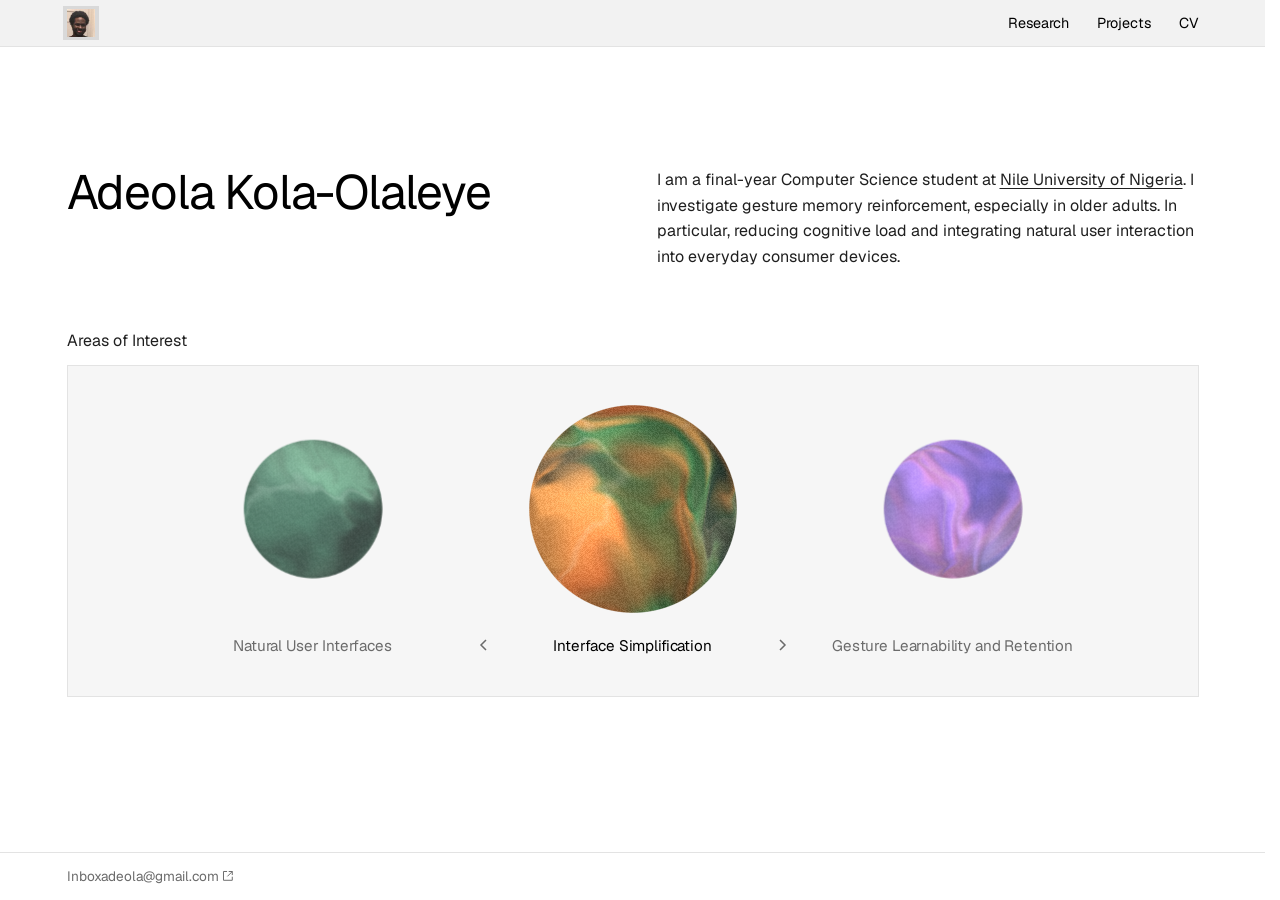
<file: index.html>
<!doctype html>
<html lang="en">
<head>
<meta charset="utf-8">
<meta name="viewport" content="width=device-width, initial-scale=1, viewport-fit=cover">
<meta http-equiv="Content-Security-Policy" content="default-src 'self'; script-src 'self' 'sha256-vJPzlCO0yfbcKGWFWISguVv5WweCihIWynJAWKEXbz4=' 'sha256-pq9lOavSLkCYozyyoGOjGdb/zK/P2C2nAmXX/2Ffj3w='; style-src 'self'; img-src 'self' data:; font-src 'self'; object-src 'none'; base-uri 'self'; form-action 'none'; upgrade-insecure-requests">
<meta name="referrer" content="strict-origin-when-cross-origin">
<title>Adeola Kola-Olaleye</title>
<link rel="canonical" href="https://adeolakod.com/">
<meta property="og:type" content="website">
<meta property="og:site_name" content="Adeola Kola-Olaleye">
<meta property="og:title" content="Adeola Kola-Olaleye">
<meta property="og:url" content="https://adeolakod.com/">
<!-- Share image for WhatsApp, LinkedIn etc. WhatsApp ignores anything under 300px wide. -->
<meta property="og:image" content="https://adeolakod.com/assets/img/adeola-share.jpg">
<meta property="og:image:type" content="image/jpeg">
<meta property="og:image:width" content="400">
<meta property="og:image:height" content="400">
<meta property="og:image:alt" content="Photo of Adeola Kola-Olaleye">
<meta name="twitter:card" content="summary">
<meta name="theme-color" content="#F2F2F2">
<link rel="icon" href="/assets/img/adeola.jpg" type="image/jpeg">
<link rel="apple-touch-icon" href="/assets/img/adeola.jpg">
<link rel="preload" href="/assets/fonts/Geist-Variable.woff2" as="font" type="font/woff2" crossorigin>
<link rel="stylesheet" href="/assets/css/site.css?v=20261006c">
<!-- Keep these above the inline script. Below it they weren't requested until site.css had finished
     downloading, because the CSP meta tag switches off the browser's look-ahead preloader. -->
<script src="/assets/js/site.js?v=20261006c" defer fetchpriority="high"></script>
<script src="/assets/js/orb.js?v=20261006c" defer></script>
<!-- Runs before first paint. If you change it, update the sha256 in the CSP above or the browser will block it. -->
<script>
  (function () {
    var root = document.documentElement;
    var path = location.pathname;
    if (/\.html$/.test(path)) {
      history.replaceState(null, '', path.replace(/(index)?\.html$/, '') + location.search + location.hash);
    }
    if (!matchMedia('(prefers-reduced-motion: reduce)').matches) {
      root.classList.add('js', 'wait');
      // The top bar only animates on the first page of a visit, not on every click
      try {
        if (!sessionStorage.getItem('bar-shown')) {
          root.classList.add('bar-in');
          sessionStorage.setItem('bar-shown', '1');
        }
      } catch (e) {}
      // Failsafe: if site.js never loads, show the page anyway.
      // A page Chrome has built ahead of time (see site.js) waits until it's actually opened.
      var failsafe = function () { setTimeout(function () { root.classList.remove('wait'); }, 3000); };
      if (document.prerendering) document.addEventListener('prerenderingchange', failsafe, { once: true });
      else failsafe();
    }
  })();
</script>
</head>
<body>
<header class="bar">
  <div class="wrap bar-inner">
    <a class="navlink brand" href="/" aria-label="Adeola Kola-Olaleye, home" aria-current="page"><img src="/assets/img/adeola.jpg" width="28" height="28" alt=""></a>
    <nav class="menu" aria-label="Main"><a class="navlink" href="/research">Research</a><a class="navlink" href="/projects">Projects</a><a class="navlink" href="/cv">CV</a></nav>
  </div>
</header>

<main class="wrap">

<section class="hero">
  <div>
    <h1>Adeola Kola-Olaleye</h1>
  </div>
  <div>
    <p>I am a final-year Computer Science student at <a href="https://nileuniversity.edu.ng/" target="_blank" rel="noopener noreferrer">Nile University of Nigeria</a>. I investigate gesture memory reinforcement, especially in older adults. In particular, reducing cognitive load and integrating natural user interaction into everyday consumer devices.</p>
  </div>
</section>

<section aria-labelledby="interests-h">
  <h2 id="interests-h" class="label">Areas of Interest</h2>
  <!-- Each orb takes five colours: main, second, deep, accent, light. -->
  <div class="carousel" data-carousel tabindex="0" aria-roledescription="carousel" aria-label="Areas of Interest">
    <div class="stage">
      <figure class="slide">
        <div class="tile-area"><div class="frame"><canvas class="orb" data-colors="#F2A35A,#4E8B57,#173338,#D9572E,#F6D9B4" aria-hidden="true"></canvas></div></div>
        <figcaption><h3>Interface Simplification</h3></figcaption>
      </figure>
      <figure class="slide">
        <div class="tile-area"><div class="frame"><canvas class="orb" data-colors="#9A6BE6,#EE86D2,#5B4FC9,#7E9BF5,#F6C2C9" aria-hidden="true"></canvas></div></div>
        <figcaption><h3>Gesture Learnability and Retention</h3></figcaption>
      </figure>
      <figure class="slide">
        <div class="tile-area"><div class="frame"><canvas class="orb" data-colors="#2E5C48,#5F9A7A,#132620,#3F7E62,#A9CDB8" aria-hidden="true"></canvas></div></div>
        <figcaption><h3>Natural User Interfaces</h3></figcaption>
      </figure>
    </div>
    <div class="arrows">
      <button class="arrow prev" type="button" aria-label="Previous interest"><svg viewBox="0 0 16 16" aria-hidden="true"><path d="M10 3 5 8l5 5" fill="none" stroke="currentColor" stroke-width="1.5"/></svg></button>
      <button class="arrow next" type="button" aria-label="Next interest"><svg viewBox="0 0 16 16" aria-hidden="true"><path d="m6 3 5 5-5 5" fill="none" stroke="currentColor" stroke-width="1.5"/></svg></button>
    </div>
    <p class="visually-hidden" aria-live="polite"></p>
  </div>
</section>

</main>

<footer>
  <div class="wrap foot">
    <nav aria-label="Contact">
      <a href="mailto:inboxadeola@gmail.com" target="_blank" rel="noopener noreferrer"><span class="lbl">Inboxadeola@gmail.com<svg class="ext" viewBox="0 0 12 12" aria-hidden="true"><path d="M5 0.6H0.6V11.4H11.4V7" fill="none" stroke="currentColor" stroke-width="1.2"/><path class="ea" d="M7 0.6H11.4V5M11.4 0.6 5.4 6.6" fill="none" stroke="currentColor" stroke-width="1.2"/></svg></span><span class="visually-hidden"> (opens in a new tab)</span></a>
    </nav>
  </div>
</footer>
</body>
</html>
</file>
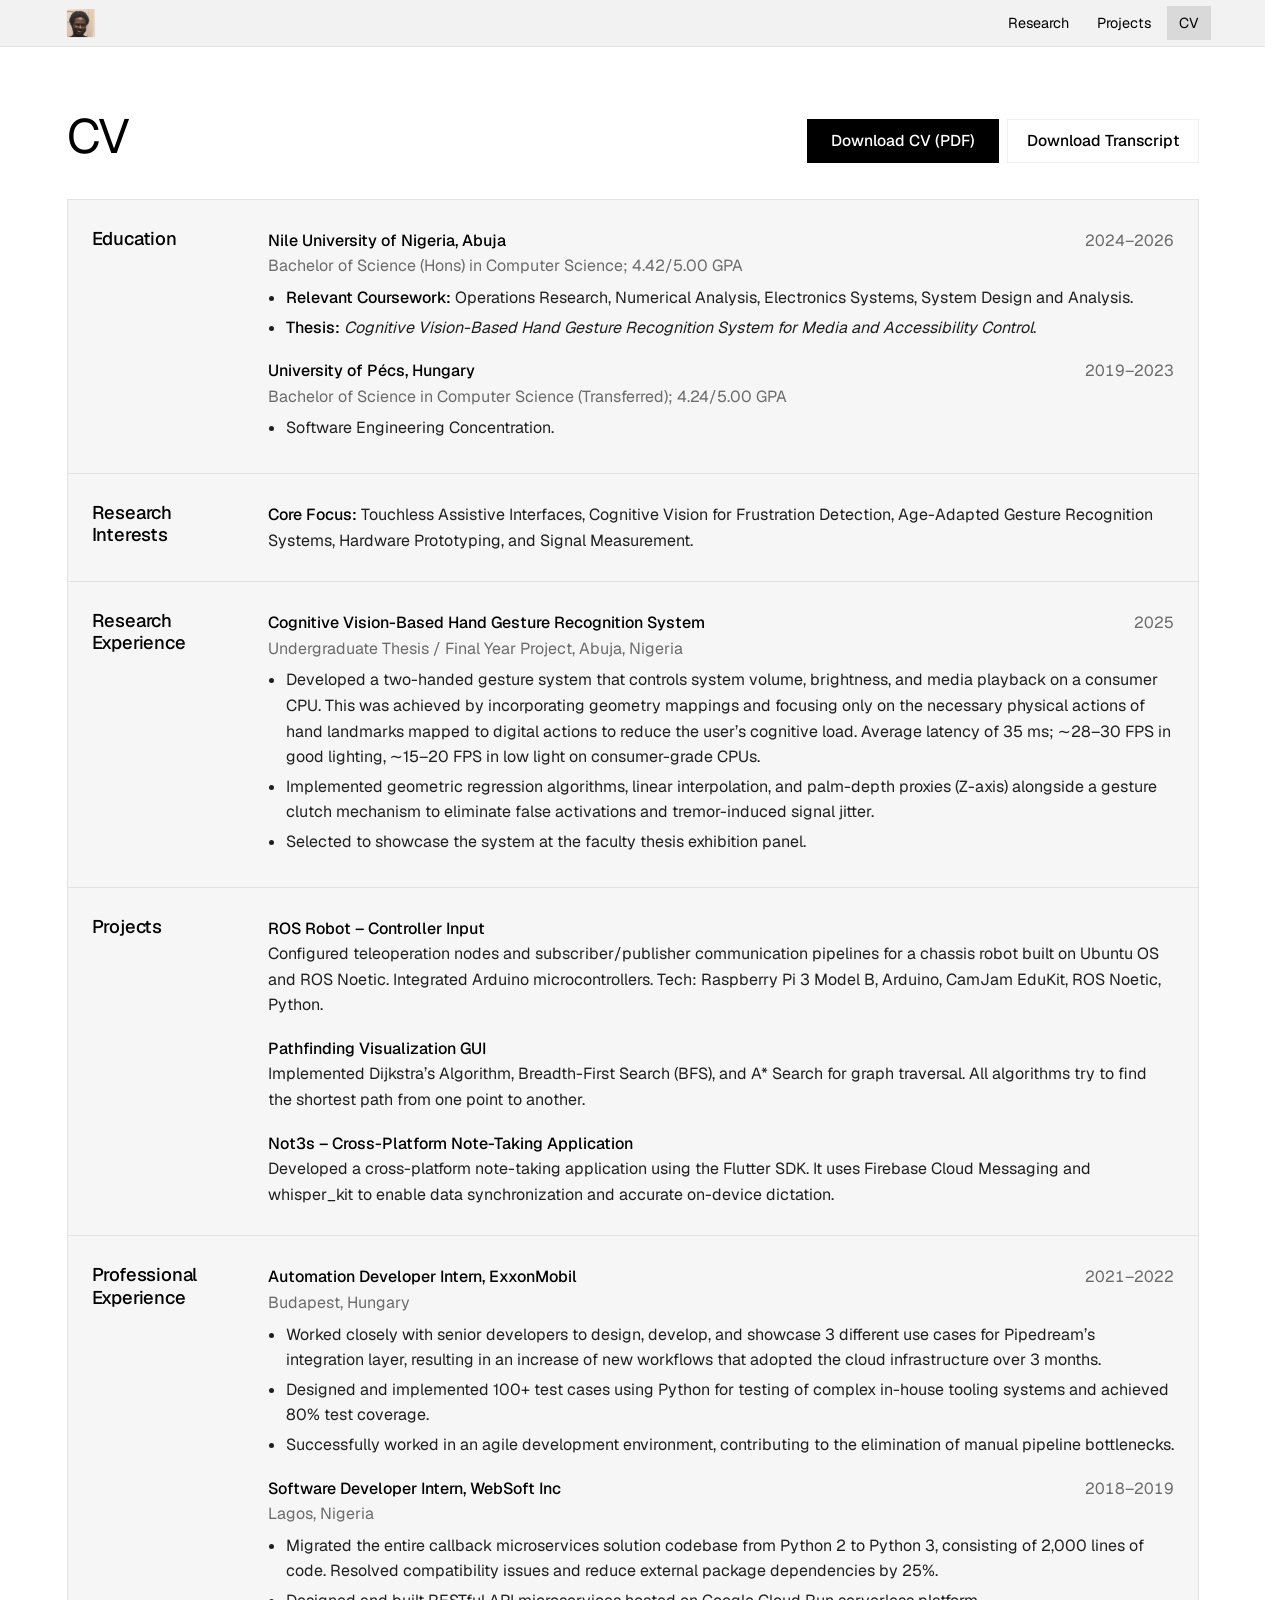
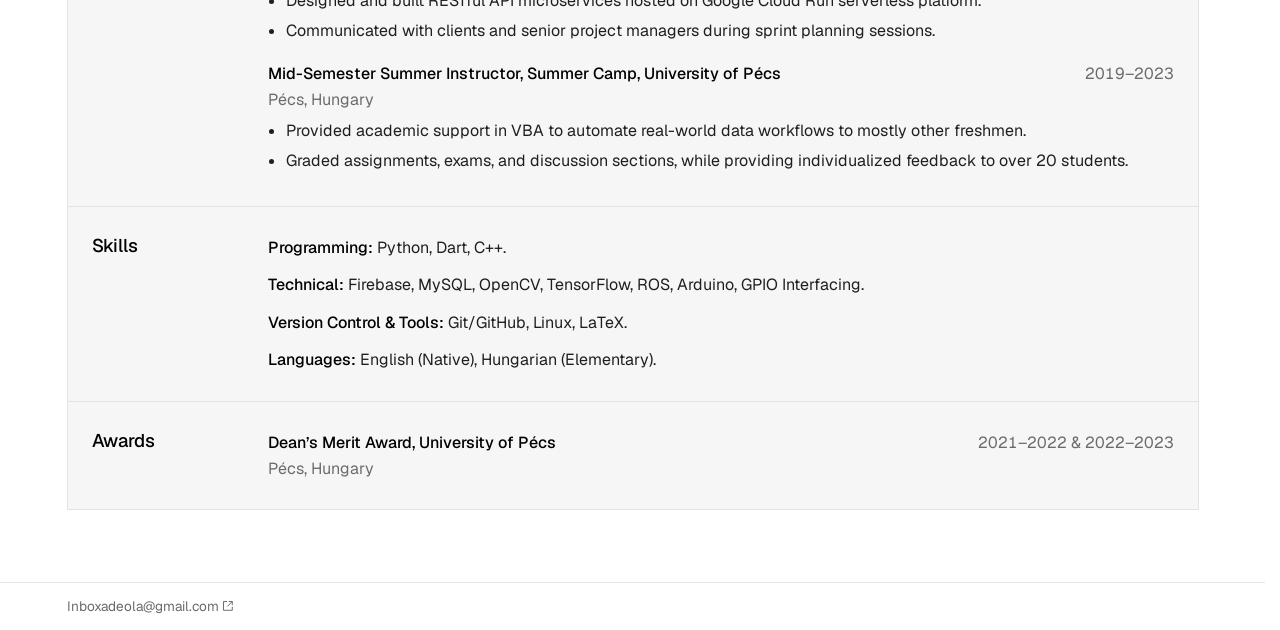
<file: cv.html>
<!doctype html>
<html lang="en">
<head>
<meta charset="utf-8">
<meta name="viewport" content="width=device-width, initial-scale=1, viewport-fit=cover">
<meta http-equiv="Content-Security-Policy" content="default-src 'self'; script-src 'self' 'sha256-vJPzlCO0yfbcKGWFWISguVv5WweCihIWynJAWKEXbz4=' 'sha256-pq9lOavSLkCYozyyoGOjGdb/zK/P2C2nAmXX/2Ffj3w='; style-src 'self'; img-src 'self' data:; font-src 'self'; object-src 'none'; base-uri 'self'; form-action 'none'; upgrade-insecure-requests">
<meta name="referrer" content="strict-origin-when-cross-origin">
<title>CV | Adeola Kola-Olaleye</title>
<link rel="canonical" href="https://adeolakod.com/cv">
<meta property="og:type" content="website">
<meta property="og:site_name" content="Adeola Kola-Olaleye">
<meta property="og:title" content="CV | Adeola Kola-Olaleye">
<meta property="og:url" content="https://adeolakod.com/cv">
<!-- Share image for WhatsApp, LinkedIn etc. WhatsApp ignores anything under 300px wide. -->
<meta property="og:image" content="https://adeolakod.com/assets/img/adeola-share.jpg">
<meta property="og:image:type" content="image/jpeg">
<meta property="og:image:width" content="400">
<meta property="og:image:height" content="400">
<meta property="og:image:alt" content="Photo of Adeola Kola-Olaleye">
<meta name="twitter:card" content="summary">
<meta name="theme-color" content="#F2F2F2">
<link rel="icon" href="/assets/img/adeola.jpg" type="image/jpeg">
<link rel="apple-touch-icon" href="/assets/img/adeola.jpg">
<link rel="preload" href="/assets/fonts/Geist-Variable.woff2" as="font" type="font/woff2" crossorigin>
<link rel="stylesheet" href="/assets/css/site.css?v=20261006c">
<!-- Keep these above the inline script. Below it they weren't requested until site.css had finished
     downloading, because the CSP meta tag switches off the browser's look-ahead preloader. -->
<script src="/assets/js/site.js?v=20261006c" defer fetchpriority="high"></script>
<!-- Runs before first paint. If you change it, update the sha256 in the CSP above or the browser will block it. -->
<script>
  (function () {
    var root = document.documentElement;
    var path = location.pathname;
    if (/\.html$/.test(path)) {
      history.replaceState(null, '', path.replace(/(index)?\.html$/, '') + location.search + location.hash);
    }
    if (!matchMedia('(prefers-reduced-motion: reduce)').matches) {
      root.classList.add('js', 'wait');
      // The top bar only animates on the first page of a visit, not on every click
      try {
        if (!sessionStorage.getItem('bar-shown')) {
          root.classList.add('bar-in');
          sessionStorage.setItem('bar-shown', '1');
        }
      } catch (e) {}
      // Failsafe: if site.js never loads, show the page anyway.
      // A page Chrome has built ahead of time (see site.js) waits until it's actually opened.
      var failsafe = function () { setTimeout(function () { root.classList.remove('wait'); }, 3000); };
      if (document.prerendering) document.addEventListener('prerenderingchange', failsafe, { once: true });
      else failsafe();
    }
  })();
</script>
</head>
<body>
<header class="bar">
  <div class="wrap bar-inner">
    <a class="navlink brand" href="/" aria-label="Adeola Kola-Olaleye, home"><img src="/assets/img/adeola.jpg" width="28" height="28" alt=""></a>
    <nav class="menu" aria-label="Main"><a class="navlink" href="/research">Research</a><a class="navlink" href="/projects">Projects</a><a class="navlink" href="/cv" aria-current="page">CV</a></nav>
  </div>
</header>

<main class="wrap">

<section class="page-head end">
  <h1>CV</h1>
  <div>
    <!-- TODO: replace the transcript with a redacted copy. -->
    <div class="actions equal">
      <a class="btn btn-dark" href="/docs/Adeola_Kola-Olaleye_CV.pdf?v=20261006" target="_blank" rel="noopener">Download CV (PDF)</a>
      <a class="btn btn-line" href="/docs/Adeola_Kola-Olaleye_Transcript_Nile.pdf" target="_blank" rel="noopener">Download Transcript</a>
    </div>
  </div>
</section>

<section aria-label="Curriculum vitae">
  <div class="panel cv">
    <h2>Education</h2>
    <div>
      <div class="item">
        <div class="item-head"><p class="item-title">Nile University of Nigeria, Abuja</p><p class="item-when">2024–2026</p></div>
        <p class="item-sub">Bachelor of Science (Hons) in Computer Science; 4.42/5.00 GPA</p>
        <ul>
          <li><strong>Relevant Coursework:</strong> Operations Research, Numerical Analysis, Electronics Systems, System Design and Analysis.</li>
          <li><strong>Thesis:</strong> <em>Cognitive Vision-Based Hand Gesture Recognition System for Media and Accessibility Control</em>.</li>
        </ul>
      </div>
      <div class="item">
        <div class="item-head"><p class="item-title">University of Pécs, Hungary</p><p class="item-when">2019–2023</p></div>
        <p class="item-sub">Bachelor of Science in Computer Science (Transferred); 4.24/5.00 GPA</p>
        <ul>
          <li>Software Engineering Concentration.</li>
        </ul>
      </div>
    </div>

    <h2>Research Interests</h2>
    <div><p><strong>Core Focus:</strong> Touchless Assistive Interfaces, Cognitive Vision for Frustration Detection, Age-Adapted Gesture Recognition Systems, Hardware Prototyping, and Signal Measurement.</p></div>

    <h2>Research Experience</h2>
    <div>
      <div class="item">
        <div class="item-head"><p class="item-title">Cognitive Vision-Based Hand Gesture Recognition System</p><p class="item-when">2025</p></div>
        <p class="item-sub">Undergraduate Thesis / Final Year Project, Abuja, Nigeria</p>
        <ul>
          <li>Developed a two-handed gesture system that controls system volume, brightness, and media playback on a consumer CPU. This was achieved by incorporating geometry mappings and focusing only on the necessary physical actions of hand landmarks mapped to digital actions to reduce the user’s cognitive load. Average latency of 35&nbsp;ms; ∼28–30&nbsp;FPS in good lighting, ∼15–20&nbsp;FPS in low light on consumer-grade CPUs.</li>
          <li>Implemented geometric regression algorithms, linear interpolation, and palm-depth proxies (Z-axis) alongside a gesture clutch mechanism to eliminate false activations and tremor-induced signal jitter.</li>
          <li>Selected to showcase the system at the faculty thesis exhibition panel.</li>
        </ul>
      </div>
    </div>

    <h2>Projects</h2>
    <div>
      <div class="item"><p class="item-title">ROS Robot – Controller Input</p><p>Configured teleoperation nodes and subscriber/publisher communication pipelines for a chassis robot built on Ubuntu OS and ROS Noetic. Integrated Arduino microcontrollers. Tech: Raspberry Pi 3 Model B, Arduino, CamJam EduKit, ROS Noetic, Python.</p></div>
      <div class="item"><p class="item-title">Pathfinding Visualization GUI</p><p>Implemented Dijkstra’s Algorithm, Breadth-First Search (BFS), and A* Search for graph traversal. All algorithms try to find the shortest path from one point to another.</p></div>
      <div class="item"><p class="item-title">Not3s – Cross-Platform Note-Taking Application</p><p>Developed a cross-platform note-taking application using the Flutter SDK. It uses Firebase Cloud Messaging and whisper_kit to enable data synchronization and accurate on-device dictation.</p></div>
    </div>

    <h2>Professional Experience</h2>
    <div>
      <div class="item">
        <div class="item-head"><p class="item-title">Automation Developer Intern, ExxonMobil</p><p class="item-when">2021–2022</p></div>
        <p class="item-sub">Budapest, Hungary</p>
        <ul>
          <li>Worked closely with senior developers to design, develop, and showcase 3 different use cases for Pipedream’s integration layer, resulting in an increase of new workflows that adopted the cloud infrastructure over 3 months.</li>
          <li>Designed and implemented 100+ test cases using Python for testing of complex in-house tooling systems and achieved 80% test coverage.</li>
          <li>Successfully worked in an agile development environment, contributing to the elimination of manual pipeline bottlenecks.</li>
        </ul>
      </div>
      <div class="item">
        <div class="item-head"><p class="item-title">Software Developer Intern, WebSoft Inc</p><p class="item-when">2018–2019</p></div>
        <p class="item-sub">Lagos, Nigeria</p>
        <ul>
          <li>Migrated the entire callback microservices solution codebase from Python 2 to Python 3, consisting of 2,000 lines of code. Resolved compatibility issues and reduce external package dependencies by 25%.</li>
          <li>Designed and built RESTful API microservices hosted on Google Cloud Run serverless platform.</li>
          <li>Communicated with clients and senior project managers during sprint planning sessions.</li>
        </ul>
      </div>
      <div class="item">
        <div class="item-head"><p class="item-title">Mid-Semester Summer Instructor, Summer Camp, University of Pécs</p><p class="item-when">2019–2023</p></div>
        <p class="item-sub">Pécs, Hungary</p>
        <ul>
          <li>Provided academic support in VBA to automate real-world data workflows to mostly other freshmen.</li>
          <li>Graded assignments, exams, and discussion sections, while providing individualized feedback to over 20 students.</li>
        </ul>
      </div>
    </div>

    <h2>Skills</h2>
    <div>
      <p><strong>Programming:</strong> Python, Dart, C++.</p>
      <p><strong>Technical:</strong> Firebase, MySQL, OpenCV, TensorFlow, ROS, Arduino, GPIO Interfacing.</p>
      <p><strong>Version Control &amp; Tools:</strong> Git/GitHub, Linux, LaTeX.</p>
      <p><strong>Languages:</strong> English (Native), Hungarian (Elementary).</p>
    </div>

    <h2>Awards</h2>
    <div>
      <div class="item-head"><p class="item-title">Dean’s Merit Award, University of Pécs</p><p class="item-when">2021–2022 &amp; 2022–2023</p></div>
      <p class="item-sub">Pécs, Hungary</p>
    </div>
  </div>
</section>

</main>

<footer>
  <div class="wrap foot">
    <nav aria-label="Contact">
      <a href="mailto:inboxadeola@gmail.com" target="_blank" rel="noopener noreferrer"><span class="lbl">Inboxadeola@gmail.com<svg class="ext" viewBox="0 0 12 12" aria-hidden="true"><path d="M5 0.6H0.6V11.4H11.4V7" fill="none" stroke="currentColor" stroke-width="1.2"/><path class="ea" d="M7 0.6H11.4V5M11.4 0.6 5.4 6.6" fill="none" stroke="currentColor" stroke-width="1.2"/></svg></span><span class="visually-hidden"> (opens in a new tab)</span></a>
    </nav>
  </div>
</footer>
</body>
</html>
</file>
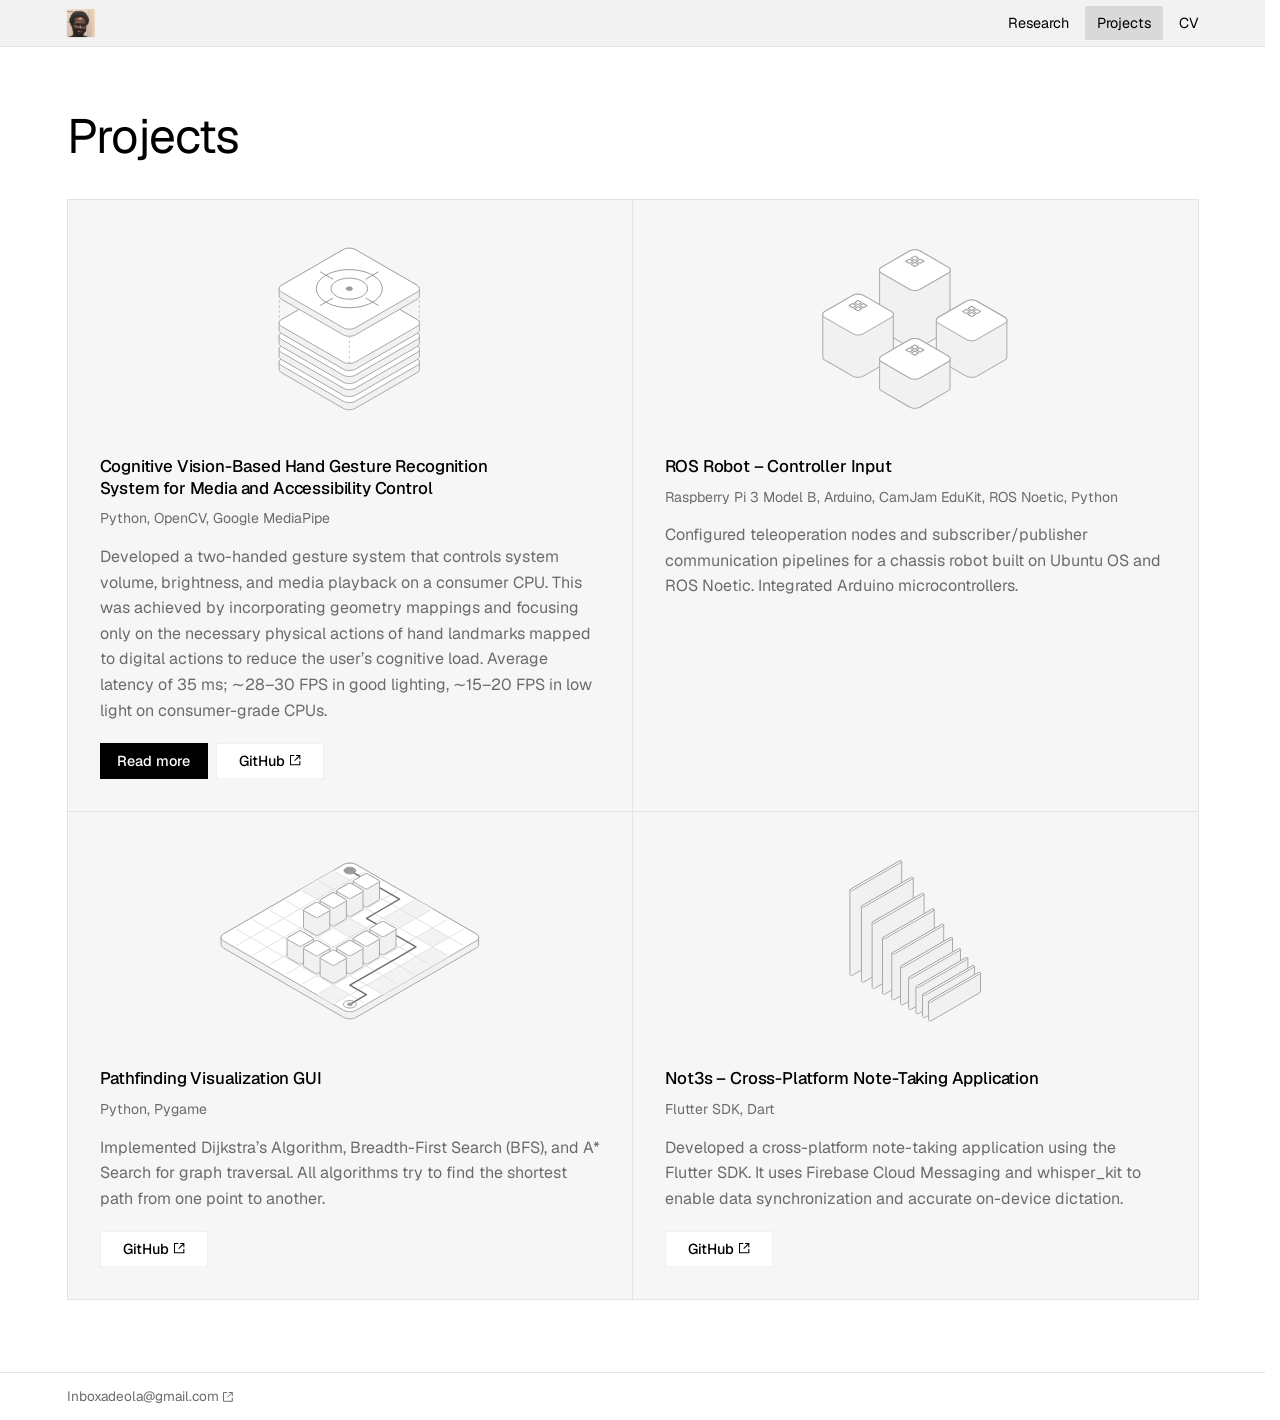
<file: projects.html>
<!doctype html>
<html lang="en">
<head>
<meta charset="utf-8">
<meta name="viewport" content="width=device-width, initial-scale=1, viewport-fit=cover">
<meta http-equiv="Content-Security-Policy" content="default-src 'self'; script-src 'self' 'sha256-vJPzlCO0yfbcKGWFWISguVv5WweCihIWynJAWKEXbz4=' 'sha256-pq9lOavSLkCYozyyoGOjGdb/zK/P2C2nAmXX/2Ffj3w='; style-src 'self'; img-src 'self' data:; font-src 'self'; object-src 'none'; base-uri 'self'; form-action 'none'; upgrade-insecure-requests">
<meta name="referrer" content="strict-origin-when-cross-origin">
<title>Projects | Adeola Kola-Olaleye</title>
<link rel="canonical" href="https://adeolakod.com/projects">
<meta property="og:type" content="website">
<meta property="og:site_name" content="Adeola Kola-Olaleye">
<meta property="og:title" content="Projects | Adeola Kola-Olaleye">
<meta property="og:url" content="https://adeolakod.com/projects">
<!-- Share image for WhatsApp, LinkedIn etc. WhatsApp ignores anything under 300px wide. -->
<meta property="og:image" content="https://adeolakod.com/assets/img/adeola-share.jpg">
<meta property="og:image:type" content="image/jpeg">
<meta property="og:image:width" content="400">
<meta property="og:image:height" content="400">
<meta property="og:image:alt" content="Photo of Adeola Kola-Olaleye">
<meta name="twitter:card" content="summary">
<meta name="theme-color" content="#F2F2F2">
<link rel="icon" href="/assets/img/adeola.jpg" type="image/jpeg">
<link rel="apple-touch-icon" href="/assets/img/adeola.jpg">
<link rel="preload" href="/assets/fonts/Geist-Variable.woff2" as="font" type="font/woff2" crossorigin>
<link rel="stylesheet" href="/assets/css/site.css?v=20261006c">
<!-- Keep these above the inline script. Below it they weren't requested until site.css had finished
     downloading, because the CSP meta tag switches off the browser's look-ahead preloader. -->
<script src="/assets/js/site.js?v=20261006c" defer fetchpriority="high"></script>
<!-- Runs before first paint. If you change it, update the sha256 in the CSP above or the browser will block it. -->
<script>
  (function () {
    var root = document.documentElement;
    var path = location.pathname;
    if (/\.html$/.test(path)) {
      history.replaceState(null, '', path.replace(/(index)?\.html$/, '') + location.search + location.hash);
    }
    if (!matchMedia('(prefers-reduced-motion: reduce)').matches) {
      root.classList.add('js', 'wait');
      // The top bar only animates on the first page of a visit, not on every click
      try {
        if (!sessionStorage.getItem('bar-shown')) {
          root.classList.add('bar-in');
          sessionStorage.setItem('bar-shown', '1');
        }
      } catch (e) {}
      // Failsafe: if site.js never loads, show the page anyway.
      // A page Chrome has built ahead of time (see site.js) waits until it's actually opened.
      var failsafe = function () { setTimeout(function () { root.classList.remove('wait'); }, 3000); };
      if (document.prerendering) document.addEventListener('prerenderingchange', failsafe, { once: true });
      else failsafe();
    }
  })();
</script>
</head>
<body>
<header class="bar">
  <div class="wrap bar-inner">
    <a class="navlink brand" href="/" aria-label="Adeola Kola-Olaleye, home"><img src="/assets/img/adeola.jpg" width="28" height="28" alt=""></a>
    <nav class="menu" aria-label="Main"><a class="navlink" href="/research">Research</a><a class="navlink" href="/projects" aria-current="page">Projects</a><a class="navlink" href="/cv">CV</a></nav>
  </div>
</header>

<main class="wrap">

<section class="page-head">
  <h1>Projects</h1>
</section>

<!-- One isometric line drawing per project. -->
<section aria-label="Projects">
  <div class="panel projects">
    <div class="project">
      <div class="fig">
        <svg class="iso" viewBox="-104.8 -116.6 209.5 239.7" role="img" aria-label="Isometric drawing of five stacked layers with a tracking reticle on the top layer">
          <g class="bob w-layers k0 t7">
          <path class="s" d="M-98.8 49.2 L-98.2 47.7 L-97.0 46.2 L-95.3 45.0 L-8.7 -5.0 L-6.5 -6.0 L-4.0 -6.7 L-1.4 -7.0 L1.4 -7.0 L4.0 -6.7 L6.5 -6.0 L8.7 -5.0 L95.3 45.0 L97.0 46.2 L98.2 47.7 L98.8 49.2 L98.8 60.8 L98.2 62.3 L97.0 63.8 L95.3 65.0 L8.7 115.0 L6.5 116.0 L4.0 116.7 L1.4 117.0 L-1.4 117.0 L-4.0 116.7 L-6.5 116.0 L-8.7 115.0 L-95.3 65.0 L-97.0 63.8 L-98.2 62.3 L-98.8 60.8 Z"/>
          <path class="t" d="M95.3 45.0 L97.0 46.2 L98.2 47.7 L98.8 49.2 L98.8 50.8 L98.2 52.3 L97.0 53.8 L95.3 55.0 L8.7 105.0 L6.5 106.0 L4.0 106.7 L1.4 107.0 L-1.4 107.0 L-4.0 106.7 L-6.5 106.0 L-8.7 105.0 L-95.3 55.0 L-97.0 53.8 L-98.2 52.3 L-98.8 50.8 L-98.8 49.2 L-98.2 47.7 L-97.0 46.2 L-95.3 45.0 L-8.7 -5.0 L-6.5 -6.0 L-4.0 -6.7 L-1.4 -7.0 L1.4 -7.0 L4.0 -6.7 L6.5 -6.0 L8.7 -5.0 Z"/>
          </g>
          <g class="bob w-layers k1 t7">
          <path class="s" d="M-98.8 30.8 L-98.2 29.3 L-97.0 27.8 L-95.3 26.6 L-8.7 -23.4 L-6.5 -24.4 L-4.0 -25.1 L-1.4 -25.4 L1.4 -25.4 L4.0 -25.1 L6.5 -24.4 L8.7 -23.4 L95.3 26.6 L97.0 27.8 L98.2 29.3 L98.8 30.8 L98.8 42.4 L98.2 43.9 L97.0 45.4 L95.3 46.6 L8.7 96.6 L6.5 97.6 L4.0 98.3 L1.4 98.6 L-1.4 98.6 L-4.0 98.3 L-6.5 97.6 L-8.7 96.6 L-95.3 46.6 L-97.0 45.4 L-98.2 43.9 L-98.8 42.4 Z"/>
          <path class="t" d="M95.3 26.6 L97.0 27.8 L98.2 29.3 L98.8 30.8 L98.8 32.4 L98.2 33.9 L97.0 35.4 L95.3 36.6 L8.7 86.6 L6.5 87.6 L4.0 88.3 L1.4 88.6 L-1.4 88.6 L-4.0 88.3 L-6.5 87.6 L-8.7 86.6 L-95.3 36.6 L-97.0 35.4 L-98.2 33.9 L-98.8 32.4 L-98.8 30.8 L-98.2 29.3 L-97.0 27.8 L-95.3 26.6 L-8.7 -23.4 L-6.5 -24.4 L-4.0 -25.1 L-1.4 -25.4 L1.4 -25.4 L4.0 -25.1 L6.5 -24.4 L8.7 -23.4 Z"/>
          </g>
          <g class="bob w-layers k2 t7">
          <path class="s" d="M-98.8 12.4 L-98.2 10.9 L-97.0 9.4 L-95.3 8.2 L-8.7 -41.8 L-6.5 -42.8 L-4.0 -43.5 L-1.4 -43.8 L1.4 -43.8 L4.0 -43.5 L6.5 -42.8 L8.7 -41.8 L95.3 8.2 L97.0 9.4 L98.2 10.9 L98.8 12.4 L98.8 24.0 L98.2 25.5 L97.0 27.0 L95.3 28.2 L8.7 78.2 L6.5 79.2 L4.0 79.9 L1.4 80.2 L-1.4 80.2 L-4.0 79.9 L-6.5 79.2 L-8.7 78.2 L-95.3 28.2 L-97.0 27.0 L-98.2 25.5 L-98.8 24.0 Z"/>
          <path class="t" d="M95.3 8.2 L97.0 9.4 L98.2 10.9 L98.8 12.4 L98.8 14.0 L98.2 15.5 L97.0 17.0 L95.3 18.2 L8.7 68.2 L6.5 69.2 L4.0 69.9 L1.4 70.2 L-1.4 70.2 L-4.0 69.9 L-6.5 69.2 L-8.7 68.2 L-95.3 18.2 L-97.0 17.0 L-98.2 15.5 L-98.8 14.0 L-98.8 12.4 L-98.2 10.9 L-97.0 9.4 L-95.3 8.2 L-8.7 -41.8 L-6.5 -42.8 L-4.0 -43.5 L-1.4 -43.8 L1.4 -43.8 L4.0 -43.5 L6.5 -42.8 L8.7 -41.8 Z"/>
          </g>
          <g class="bob w-layers k3 t7">
          <path class="s" d="M-98.8 -6.0 L-98.2 -7.5 L-97.0 -9.0 L-95.3 -10.2 L-8.7 -60.2 L-6.5 -61.2 L-4.0 -61.9 L-1.4 -62.2 L1.4 -62.2 L4.0 -61.9 L6.5 -61.2 L8.7 -60.2 L95.3 -10.2 L97.0 -9.0 L98.2 -7.5 L98.8 -6.0 L98.8 5.6 L98.2 7.1 L97.0 8.6 L95.3 9.8 L8.7 59.8 L6.5 60.8 L4.0 61.5 L1.4 61.8 L-1.4 61.8 L-4.0 61.5 L-6.5 60.8 L-8.7 59.8 L-95.3 9.8 L-97.0 8.6 L-98.2 7.1 L-98.8 5.6 Z"/>
          <path class="t" d="M95.3 -10.2 L97.0 -9.0 L98.2 -7.5 L98.8 -6.0 L98.8 -4.4 L98.2 -2.9 L97.0 -1.4 L95.3 -0.2 L8.7 49.8 L6.5 50.8 L4.0 51.5 L1.4 51.8 L-1.4 51.8 L-4.0 51.5 L-6.5 50.8 L-8.7 49.8 L-95.3 -0.2 L-97.0 -1.4 L-98.2 -2.9 L-98.8 -4.4 L-98.8 -6.0 L-98.2 -7.5 L-97.0 -9.0 L-95.3 -10.2 L-8.7 -60.2 L-6.5 -61.2 L-4.0 -61.9 L-1.4 -62.2 L1.4 -62.2 L4.0 -61.9 L6.5 -61.2 L8.7 -60.2 Z"/>
          </g>
          <g class="guides">
          <path class="g" d="M-98.7 -6.2 L-98.7 -42.6"/>
          <path class="g" d="M98.7 -6.2 L98.7 -42.6"/>
          <path class="g" d="M0.0 50.8 L0.0 14.4"/>
          </g>
          <g class="bob w-layers k4 t12">
          <path class="s" d="M-98.8 -54.4 L-98.2 -55.9 L-97.0 -57.4 L-95.3 -58.6 L-8.7 -108.6 L-6.5 -109.6 L-4.0 -110.3 L-1.4 -110.6 L1.4 -110.6 L4.0 -110.3 L6.5 -109.6 L8.7 -108.6 L95.3 -58.6 L97.0 -57.4 L98.2 -55.9 L98.8 -54.4 L98.8 -42.8 L98.2 -41.3 L97.0 -39.8 L95.3 -38.6 L8.7 11.4 L6.5 12.4 L4.0 13.1 L1.4 13.4 L-1.4 13.4 L-4.0 13.1 L-6.5 12.4 L-8.7 11.4 L-95.3 -38.6 L-97.0 -39.8 L-98.2 -41.3 L-98.8 -42.8 Z"/>
          <path class="t" d="M95.3 -58.6 L97.0 -57.4 L98.2 -55.9 L98.8 -54.4 L98.8 -52.8 L98.2 -51.3 L97.0 -49.8 L95.3 -48.6 L8.7 1.4 L6.5 2.4 L4.0 3.1 L1.4 3.4 L-1.4 3.4 L-4.0 3.1 L-6.5 2.4 L-8.7 1.4 L-95.3 -48.6 L-97.0 -49.8 L-98.2 -51.3 L-98.8 -52.8 L-98.8 -54.4 L-98.2 -55.9 L-97.0 -57.4 L-95.3 -58.6 L-8.7 -108.6 L-6.5 -109.6 L-4.0 -110.3 L-1.4 -110.6 L1.4 -110.6 L4.0 -110.3 L6.5 -109.6 L8.7 -108.6 Z"/>
          <path class="m" d="M32.9 -34.6 L28.3 -32.3 L23.3 -30.3 L17.8 -28.8 L12.0 -27.6 L6.1 -27.0 L0.0 -26.7 L-6.1 -27.0 L-12.0 -27.6 L-17.8 -28.8 L-23.3 -30.3 L-28.3 -32.3 L-32.9 -34.6 L-36.9 -37.2 L-40.3 -40.2 L-43.0 -43.3 L-45.0 -46.6 L-46.1 -50.1 L-46.5 -53.6 L-46.1 -57.1 L-45.0 -60.6 L-43.0 -63.9 L-40.3 -67.0 L-36.9 -70.0 L-32.9 -72.6 L-28.3 -74.9 L-23.3 -76.9 L-17.8 -78.4 L-12.0 -79.6 L-6.1 -80.2 L-0.0 -80.5 L6.1 -80.2 L12.0 -79.6 L17.8 -78.4 L23.3 -76.9 L28.3 -74.9 L32.9 -72.6 L36.9 -70.0 L40.3 -67.0 L43.0 -63.9 L45.0 -60.6 L46.1 -57.1 L46.5 -53.6 L46.1 -50.1 L45.0 -46.6 L43.0 -43.3 L40.3 -40.2 L36.9 -37.2 Z"/>
          <path class="m" d="M18.2 -43.1 L15.7 -41.8 L12.9 -40.7 L9.8 -39.9 L6.7 -39.3 L3.4 -38.9 L0.0 -38.8 L-3.4 -38.9 L-6.7 -39.3 L-9.8 -39.9 L-12.9 -40.7 L-15.7 -41.8 L-18.2 -43.1 L-20.4 -44.6 L-22.3 -46.2 L-23.8 -47.9 L-24.8 -49.8 L-25.5 -51.7 L-25.7 -53.6 L-25.5 -55.5 L-24.8 -57.4 L-23.8 -59.3 L-22.3 -61.0 L-20.4 -62.6 L-18.2 -64.1 L-15.7 -65.4 L-12.9 -66.5 L-9.8 -67.3 L-6.7 -67.9 L-3.4 -68.3 L-0.0 -68.4 L3.4 -68.3 L6.7 -67.9 L9.8 -67.3 L12.9 -66.5 L15.7 -65.4 L18.2 -64.1 L20.4 -62.6 L22.3 -61.0 L23.8 -59.3 L24.8 -57.4 L25.5 -55.5 L25.7 -53.6 L25.5 -51.7 L24.8 -49.8 L23.8 -47.9 L22.3 -46.2 L20.4 -44.6 Z"/>
          <path class="m dot" d="M3.1 -51.8 L2.7 -51.6 L2.2 -51.4 L1.7 -51.2 L1.1 -51.1 L0.6 -51.1 L0.0 -51.1 L-0.6 -51.1 L-1.1 -51.1 L-1.7 -51.2 L-2.2 -51.4 L-2.7 -51.6 L-3.1 -51.8 L-3.5 -52.1 L-3.8 -52.3 L-4.1 -52.6 L-4.3 -52.9 L-4.4 -53.3 L-4.4 -53.6 L-4.4 -53.9 L-4.3 -54.3 L-4.1 -54.6 L-3.8 -54.9 L-3.5 -55.1 L-3.1 -55.4 L-2.7 -55.6 L-2.2 -55.8 L-1.7 -56.0 L-1.1 -56.1 L-0.6 -56.1 L0.0 -56.1 L0.6 -56.1 L1.1 -56.1 L1.7 -56.0 L2.2 -55.8 L2.7 -55.6 L3.1 -55.4 L3.5 -55.1 L3.8 -54.9 L4.1 -54.6 L4.3 -54.3 L4.4 -53.9 L4.4 -53.6 L4.4 -53.3 L4.3 -52.9 L4.1 -52.6 L3.8 -52.3 L3.5 -52.1 Z"/>
          <path class="m" d="M23.4 -40.1 L40.7 -30.1"/>
          <path class="m" d="M-23.4 -67.1 L-40.7 -77.1"/>
          <path class="m" d="M-23.4 -40.1 L-40.7 -30.1"/>
          <path class="m" d="M23.4 -67.1 L40.7 -77.1"/>
          </g>
        </svg>
      </div>
      <h2>Cognitive Vision-Based Hand Gesture Recognition System for Media and Accessibility Control</h2>
      <p class="stack-line">Python, OpenCV, Google MediaPipe</p>
      <p>Developed a two-handed gesture system that controls system volume, brightness, and media playback on a consumer CPU. This was achieved by incorporating geometry mappings and focusing only on the necessary physical actions of hand landmarks mapped to digital actions to reduce the user’s cognitive load. Average latency of 35&nbsp;ms; ∼28–30&nbsp;FPS in good lighting, ∼15–20&nbsp;FPS in low light on consumer-grade CPUs.</p>
      <div class="actions">
        <a class="btn btn-dark btn-sm" href="/research">Read more</a>
        <a class="btn btn-line btn-sm" href="https://github.com/AdeolaKOD/Cognitive-Vision-Gesture-Control" target="_blank" rel="noopener noreferrer"><span class="lbl">GitHub<svg class="ext" viewBox="0 0 12 12" aria-hidden="true"><path d="M5 0.6H0.6V11.4H11.4V7" fill="none" stroke="currentColor" stroke-width="1.2"/><path class="ea" d="M7 0.6H11.4V5M11.4 0.6 5.4 6.6" fill="none" stroke="currentColor" stroke-width="1.2"/></svg></span><span class="visually-hidden"> (opens in a new tab)</span></a>
      </div>
    </div>
    <div class="project">
      <div class="fig">
        <svg class="iso" viewBox="-101.4 -64.1 202.9 176.2" role="img" aria-label="Isometric drawing of four connected cubes representing ROS nodes">
          <g class="flow">
          <path class="g" d="M0.0 23.0 L58.9 53.0"/>
          <path class="g" d="M0.0 23.0 L-58.9 53.0"/>
          <path class="g" d="M58.9 53.0 L0.0 85.0"/>
          <path class="g" d="M-58.9 53.0 L0.0 85.0"/>
          </g>
          <g class="bob w-nodes k0 t12">
          <path class="s" d="M-36.5 -37.5 L-36.2 -38.5 L-35.4 -39.4 L-34.3 -40.2 L-5.5 -56.8 L-4.2 -57.4 L-2.6 -57.9 L-0.9 -58.1 L0.9 -58.1 L2.6 -57.9 L4.2 -57.4 L5.5 -56.8 L34.3 -40.2 L35.4 -39.4 L36.2 -38.5 L36.5 -37.5 L36.5 23.5 L36.2 24.5 L35.4 25.4 L34.3 26.2 L5.5 42.8 L4.2 43.4 L2.6 43.9 L0.9 44.1 L-0.9 44.1 L-2.6 43.9 L-4.2 43.4 L-5.5 42.8 L-34.3 26.2 L-35.4 25.4 L-36.2 24.5 L-36.5 23.5 Z"/>
          <path class="t" d="M34.3 -40.2 L35.4 -39.4 L36.2 -38.5 L36.5 -37.5 L36.5 -36.5 L36.2 -35.5 L35.4 -34.6 L34.3 -33.8 L5.5 -17.2 L4.2 -16.6 L2.6 -16.1 L0.9 -15.9 L-0.9 -15.9 L-2.6 -16.1 L-4.2 -16.6 L-5.5 -17.2 L-34.3 -33.8 L-35.4 -34.6 L-36.2 -35.5 L-36.5 -36.5 L-36.5 -37.5 L-36.2 -38.5 L-35.4 -39.4 L-34.3 -40.2 L-5.5 -56.8 L-4.2 -57.4 L-2.6 -57.9 L-0.9 -58.1 L0.9 -58.1 L2.6 -57.9 L4.2 -57.4 L5.5 -56.8 Z"/>
          <path class="m" d="M0.0 -51.6 L3.8 -49.4 L0.0 -47.2 L-3.8 -49.4 Z"/>
          <path class="m" d="M-5.5 -48.4 L-1.7 -46.2 L-5.5 -44.0 L-9.4 -46.2 Z"/>
          <path class="m" d="M5.5 -48.4 L9.4 -46.2 L5.5 -44.0 L1.7 -46.2 Z"/>
          <path class="m" d="M0.0 -45.2 L3.8 -43.0 L0.0 -40.8 L-3.8 -43.0 Z"/>
          </g>
          <g class="bob w-nodes k1 t12">
          <path class="s" d="M22.3 14.5 L22.7 13.5 L23.5 12.6 L24.6 11.8 L53.3 -4.8 L54.7 -5.4 L56.3 -5.9 L58.0 -6.1 L59.8 -6.1 L61.5 -5.9 L63.1 -5.4 L64.4 -4.8 L93.2 11.8 L94.3 12.6 L95.0 13.5 L95.4 14.5 L95.4 53.5 L95.0 54.5 L94.3 55.4 L93.2 56.2 L64.4 72.8 L63.1 73.4 L61.5 73.9 L59.8 74.1 L58.0 74.1 L56.3 73.9 L54.7 73.4 L53.3 72.8 L24.6 56.2 L23.5 55.4 L22.7 54.5 L22.3 53.5 Z"/>
          <path class="t" d="M93.2 11.8 L94.3 12.6 L95.0 13.5 L95.4 14.5 L95.4 15.5 L95.0 16.5 L94.3 17.4 L93.2 18.2 L64.4 34.8 L63.1 35.4 L61.5 35.9 L59.8 36.1 L58.0 36.1 L56.3 35.9 L54.7 35.4 L53.3 34.8 L24.6 18.2 L23.5 17.4 L22.7 16.5 L22.3 15.5 L22.3 14.5 L22.7 13.5 L23.5 12.6 L24.6 11.8 L53.3 -4.8 L54.7 -5.4 L56.3 -5.9 L58.0 -6.1 L59.8 -6.1 L61.5 -5.9 L63.1 -5.4 L64.4 -4.8 Z"/>
          <path class="m" d="M58.9 0.4 L62.7 2.6 L58.9 4.8 L55.1 2.6 Z"/>
          <path class="m" d="M53.3 3.6 L57.2 5.8 L53.3 8.0 L49.5 5.8 Z"/>
          <path class="m" d="M64.4 3.6 L68.2 5.8 L64.4 8.0 L60.6 5.8 Z"/>
          <path class="m" d="M58.9 6.8 L62.7 9.0 L58.9 11.2 L55.1 9.0 Z"/>
          </g>
          <g class="bob w-nodes k3 t12">
          <path class="s" d="M-95.4 8.5 L-95.0 7.5 L-94.3 6.6 L-93.2 5.8 L-64.4 -10.8 L-63.1 -11.4 L-61.5 -11.9 L-59.8 -12.1 L-58.0 -12.1 L-56.3 -11.9 L-54.7 -11.4 L-53.3 -10.8 L-24.6 5.8 L-23.5 6.6 L-22.7 7.5 L-22.3 8.5 L-22.3 53.5 L-22.7 54.5 L-23.5 55.4 L-24.6 56.2 L-53.3 72.8 L-54.7 73.4 L-56.3 73.9 L-58.0 74.1 L-59.8 74.1 L-61.5 73.9 L-63.1 73.4 L-64.4 72.8 L-93.2 56.2 L-94.3 55.4 L-95.0 54.5 L-95.4 53.5 Z"/>
          <path class="t" d="M-24.6 5.8 L-23.5 6.6 L-22.7 7.5 L-22.3 8.5 L-22.3 9.5 L-22.7 10.5 L-23.5 11.4 L-24.6 12.2 L-53.3 28.8 L-54.7 29.4 L-56.3 29.9 L-58.0 30.1 L-59.8 30.1 L-61.5 29.9 L-63.1 29.4 L-64.4 28.8 L-93.2 12.2 L-94.3 11.4 L-95.0 10.5 L-95.4 9.5 L-95.4 8.5 L-95.0 7.5 L-94.3 6.6 L-93.2 5.8 L-64.4 -10.8 L-63.1 -11.4 L-61.5 -11.9 L-59.8 -12.1 L-58.0 -12.1 L-56.3 -11.9 L-54.7 -11.4 L-53.3 -10.8 Z"/>
          <path class="m" d="M-58.9 -5.6 L-55.1 -3.4 L-58.9 -1.2 L-62.7 -3.4 Z"/>
          <path class="m" d="M-64.4 -2.4 L-60.6 -0.2 L-64.4 2.0 L-68.2 -0.2 Z"/>
          <path class="m" d="M-53.3 -2.4 L-49.5 -0.2 L-53.3 2.0 L-57.2 -0.2 Z"/>
          <path class="m" d="M-58.9 0.8 L-55.1 3.0 L-58.9 5.2 L-62.7 3.0 Z"/>
          </g>
          <g class="bob w-nodes k2 t12">
          <path class="s" d="M-36.5 54.5 L-36.2 53.5 L-35.4 52.6 L-34.3 51.8 L-5.5 35.2 L-4.2 34.6 L-2.6 34.1 L-0.9 33.9 L0.9 33.9 L2.6 34.1 L4.2 34.6 L5.5 35.2 L34.3 51.8 L35.4 52.6 L36.2 53.5 L36.5 54.5 L36.5 85.5 L36.2 86.5 L35.4 87.4 L34.3 88.2 L5.5 104.8 L4.2 105.4 L2.6 105.9 L0.9 106.1 L-0.9 106.1 L-2.6 105.9 L-4.2 105.4 L-5.5 104.8 L-34.3 88.2 L-35.4 87.4 L-36.2 86.5 L-36.5 85.5 Z"/>
          <path class="t" d="M34.3 51.8 L35.4 52.6 L36.2 53.5 L36.5 54.5 L36.5 55.5 L36.2 56.5 L35.4 57.4 L34.3 58.2 L5.5 74.8 L4.2 75.4 L2.6 75.9 L0.9 76.1 L-0.9 76.1 L-2.6 75.9 L-4.2 75.4 L-5.5 74.8 L-34.3 58.2 L-35.4 57.4 L-36.2 56.5 L-36.5 55.5 L-36.5 54.5 L-36.2 53.5 L-35.4 52.6 L-34.3 51.8 L-5.5 35.2 L-4.2 34.6 L-2.6 34.1 L-0.9 33.9 L0.9 33.9 L2.6 34.1 L4.2 34.6 L5.5 35.2 Z"/>
          <path class="m" d="M0.0 40.4 L3.8 42.6 L0.0 44.8 L-3.8 42.6 Z"/>
          <path class="m" d="M-5.5 43.6 L-1.7 45.8 L-5.5 48.0 L-9.4 45.8 Z"/>
          <path class="m" d="M5.5 43.6 L9.4 45.8 L5.5 48.0 L1.7 45.8 Z"/>
          <path class="m" d="M0.0 46.8 L3.8 49.0 L0.0 51.2 L-3.8 49.0 Z"/>
          </g>
        </svg>
      </div>
      <h2>ROS Robot – Controller Input</h2>
      <p class="stack-line">Raspberry Pi 3 Model B, Arduino, CamJam EduKit, ROS Noetic, Python</p>
      <p>Configured teleoperation nodes and subscriber/publisher communication pipelines for a chassis robot built on Ubuntu OS and ROS Noetic. Integrated Arduino microcontrollers.</p>
    </div>
    <div class="project">
      <div class="fig">
        <svg class="iso" viewBox="-113.8 -10.2 227.5 142.4" role="img" aria-label="Isometric drawing of a grid with walls and a path found around them">
          <path class="s" d="M-107.8 57.5 L-107.4 56.6 L-106.7 55.7 L-105.7 55.0 L-5.2 -3.0 L-3.9 -3.6 L-2.4 -4.0 L-0.8 -4.2 L0.8 -4.2 L2.4 -4.0 L3.9 -3.6 L5.2 -3.0 L105.7 55.0 L106.7 55.7 L107.4 56.6 L107.8 57.5 L107.8 64.5 L107.4 65.4 L106.7 66.3 L105.7 67.0 L5.2 125.0 L3.9 125.6 L2.4 126.0 L0.8 126.2 L-0.8 126.2 L-2.4 126.0 L-3.9 125.6 L-5.2 125.0 L-105.7 67.0 L-106.7 66.3 L-107.4 65.4 L-107.8 64.5 Z"/>
          <path class="t" d="M105.7 55.0 L106.7 55.7 L107.4 56.6 L107.8 57.5 L107.8 58.5 L107.4 59.4 L106.7 60.3 L105.7 61.0 L5.2 119.0 L3.9 119.6 L2.4 120.0 L0.8 120.2 L-0.8 120.2 L-2.4 120.0 L-3.9 119.6 L-5.2 119.0 L-105.7 61.0 L-106.7 60.3 L-107.4 59.4 L-107.8 58.5 L-107.8 57.5 L-107.4 56.6 L-106.7 55.7 L-105.7 55.0 L-5.2 -3.0 L-3.9 -3.6 L-2.4 -4.0 L-0.8 -4.2 L0.8 -4.2 L2.4 -4.0 L3.9 -3.6 L5.2 -3.0 Z"/>
          <path class="v" d="M-13.9 2.0 L0.0 10.0 L-13.9 18.0 L-27.7 10.0 Z"/>
          <path class="v" d="M41.6 82.0 L55.4 90.0 L41.6 98.0 L27.7 90.0 Z"/>
          <path class="v" d="M0.0 58.0 L13.9 66.0 L0.0 74.0 L-13.9 66.0 Z"/>
          <path class="v" d="M55.4 26.0 L69.3 34.0 L55.4 42.0 L41.6 34.0 Z"/>
          <path class="v" d="M-13.9 18.0 L0.0 26.0 L-13.9 34.0 L-27.7 26.0 Z"/>
          <path class="v" d="M13.9 50.0 L27.7 58.0 L13.9 66.0 L0.0 58.0 Z"/>
          <path class="v" d="M69.3 50.0 L83.1 58.0 L69.3 66.0 L55.4 58.0 Z"/>
          <path class="v" d="M0.0 10.0 L13.9 18.0 L0.0 26.0 L-13.9 18.0 Z"/>
          <path class="v" d="M55.4 74.0 L69.3 82.0 L55.4 90.0 L41.6 82.0 Z"/>
          <path class="v" d="M-13.9 98.0 L0.0 106.0 L-13.9 114.0 L-27.7 106.0 Z"/>
          <path class="v" d="M-27.7 10.0 L-13.9 18.0 L-27.7 26.0 L-41.6 18.0 Z"/>
          <path class="v" d="M0.0 42.0 L13.9 50.0 L0.0 58.0 L-13.9 50.0 Z"/>
          <path class="v" d="M69.3 66.0 L83.1 74.0 L69.3 82.0 L55.4 74.0 Z"/>
          <path class="v" d="M27.7 90.0 L41.6 98.0 L27.7 106.0 L13.9 98.0 Z"/>
          <path class="v" d="M41.6 34.0 L55.4 42.0 L41.6 50.0 L27.7 42.0 Z"/>
          <path class="gl" d="M11.8 3.2 L-94.9 64.8"/>
          <path class="gl" d="M-11.8 3.2 L94.9 64.8"/>
          <path class="gl" d="M25.6 11.2 L-81.1 72.8"/>
          <path class="gl" d="M-25.6 11.2 L81.1 72.8"/>
          <path class="gl" d="M39.5 19.2 L-67.2 80.8"/>
          <path class="gl" d="M-39.5 19.2 L67.2 80.8"/>
          <path class="gl" d="M53.3 27.2 L-53.3 88.8"/>
          <path class="gl" d="M-53.3 27.2 L53.3 88.8"/>
          <path class="gl" d="M67.2 35.2 L-39.5 96.8"/>
          <path class="gl" d="M-67.2 35.2 L39.5 96.8"/>
          <path class="gl" d="M81.1 43.2 L-25.6 104.8"/>
          <path class="gl" d="M-81.1 43.2 L25.6 104.8"/>
          <path class="gl" d="M94.9 51.2 L-11.8 112.8"/>
          <path class="gl" d="M-94.9 51.2 L11.8 112.8"/>
          <path class="route" d="M0.0 2.0 L13.9 10.0 L27.7 18.0 L41.6 26.0 L27.7 34.0 L13.9 42.0 L27.7 50.0 L41.6 58.0 L55.4 66.0 L41.6 74.0 L27.7 82.0 L13.9 90.0 L0.0 98.0 L13.9 106.0 L0.0 114.0"/>
          <path class="m dot" d="M3.5 4.0 L3.0 4.2 L2.4 4.4 L1.9 4.6 L1.3 4.7 L0.6 4.8 L0.0 4.8 L-0.6 4.8 L-1.3 4.7 L-1.9 4.6 L-2.4 4.4 L-3.0 4.2 L-3.5 4.0 L-3.9 3.7 L-4.2 3.4 L-4.5 3.1 L-4.7 2.7 L-4.9 2.4 L-4.9 2.0 L-4.9 1.6 L-4.7 1.3 L-4.5 0.9 L-4.2 0.6 L-3.9 0.3 L-3.5 0.0 L-3.0 -0.2 L-2.4 -0.4 L-1.9 -0.6 L-1.3 -0.7 L-0.6 -0.8 L-0.0 -0.8 L0.6 -0.8 L1.3 -0.7 L1.9 -0.6 L2.4 -0.4 L3.0 -0.2 L3.5 0.0 L3.9 0.3 L4.2 0.6 L4.5 0.9 L4.7 1.3 L4.9 1.6 L4.9 2.0 L4.9 2.4 L4.7 2.7 L4.5 3.1 L4.2 3.4 L3.9 3.7 Z"/>
          <path class="m" d="M3.8 116.2 L3.3 116.5 L2.7 116.7 L2.1 116.9 L1.4 117.0 L0.7 117.1 L0.0 117.1 L-0.7 117.1 L-1.4 117.0 L-2.1 116.9 L-2.7 116.7 L-3.3 116.5 L-3.8 116.2 L-4.3 115.9 L-4.7 115.6 L-5.0 115.2 L-5.2 114.8 L-5.3 114.4 L-5.4 114.0 L-5.3 113.6 L-5.2 113.2 L-5.0 112.8 L-4.7 112.4 L-4.3 112.1 L-3.8 111.8 L-3.3 111.5 L-2.7 111.3 L-2.1 111.1 L-1.4 111.0 L-0.7 110.9 L0.0 110.9 L0.7 110.9 L1.4 111.0 L2.1 111.1 L2.7 111.3 L3.3 111.5 L3.8 111.8 L4.3 112.1 L4.7 112.4 L5.0 112.8 L5.2 113.2 L5.3 113.6 L5.4 114.0 L5.3 114.4 L5.2 114.8 L5.0 115.2 L4.7 115.6 L4.3 115.9 Z"/>
          <path class="m dot" d="M1.4 114.8 L1.2 114.9 L1.0 115.0 L0.7 115.0 L0.5 115.1 L0.3 115.1 L0.0 115.1 L-0.3 115.1 L-0.5 115.1 L-0.7 115.0 L-1.0 115.0 L-1.2 114.9 L-1.4 114.8 L-1.6 114.7 L-1.7 114.6 L-1.8 114.4 L-1.9 114.3 L-1.9 114.1 L-2.0 114.0 L-1.9 113.9 L-1.9 113.7 L-1.8 113.6 L-1.7 113.4 L-1.6 113.3 L-1.4 113.2 L-1.2 113.1 L-1.0 113.0 L-0.7 113.0 L-0.5 112.9 L-0.3 112.9 L0.0 112.9 L0.3 112.9 L0.5 112.9 L0.7 113.0 L1.0 113.0 L1.2 113.1 L1.4 113.2 L1.6 113.3 L1.7 113.4 L1.8 113.6 L1.9 113.7 L1.9 113.9 L2.0 114.0 L1.9 114.1 L1.9 114.3 L1.8 114.4 L1.7 114.6 L1.6 114.7 Z"/>
          <path class="s" d="M2.9 10.9 L3.0 10.6 L3.2 10.4 L3.5 10.2 L12.5 5.0 L12.8 4.8 L13.2 4.7 L13.6 4.7 L14.1 4.7 L14.5 4.7 L14.9 4.8 L15.2 5.0 L24.2 10.2 L24.5 10.4 L24.7 10.6 L24.8 10.9 L24.8 26.1 L24.7 26.4 L24.5 26.6 L24.2 26.8 L15.2 32.0 L14.9 32.2 L14.5 32.3 L14.1 32.3 L13.6 32.3 L13.2 32.3 L12.8 32.2 L12.5 32.0 L3.5 26.8 L3.2 26.6 L3.0 26.4 L2.9 26.1 Z"/>
          <path class="t" d="M24.2 10.2 L24.5 10.4 L24.7 10.6 L24.8 10.9 L24.8 11.1 L24.7 11.4 L24.5 11.6 L24.2 11.8 L15.2 17.0 L14.9 17.2 L14.5 17.3 L14.1 17.3 L13.6 17.3 L13.2 17.3 L12.8 17.2 L12.5 17.0 L3.5 11.8 L3.2 11.6 L3.0 11.4 L2.9 11.1 L2.9 10.9 L3.0 10.6 L3.2 10.4 L3.5 10.2 L12.5 5.0 L12.8 4.8 L13.2 4.7 L13.6 4.7 L14.1 4.7 L14.5 4.7 L14.9 4.8 L15.2 5.0 Z"/>
          <path class="s" d="M-11.0 18.9 L-10.9 18.6 L-10.7 18.4 L-10.4 18.2 L-1.4 13.0 L-1.0 12.8 L-0.6 12.7 L-0.2 12.7 L0.2 12.7 L0.6 12.7 L1.0 12.8 L1.4 13.0 L10.4 18.2 L10.7 18.4 L10.9 18.6 L11.0 18.9 L11.0 34.1 L10.9 34.4 L10.7 34.6 L10.4 34.8 L1.4 40.0 L1.0 40.2 L0.6 40.3 L0.2 40.3 L-0.2 40.3 L-0.6 40.3 L-1.0 40.2 L-1.4 40.0 L-10.4 34.8 L-10.7 34.6 L-10.9 34.4 L-11.0 34.1 Z"/>
          <path class="t" d="M10.4 18.2 L10.7 18.4 L10.9 18.6 L11.0 18.9 L11.0 19.1 L10.9 19.4 L10.7 19.6 L10.4 19.8 L1.4 25.0 L1.0 25.2 L0.6 25.3 L0.2 25.3 L-0.2 25.3 L-0.6 25.3 L-1.0 25.2 L-1.4 25.0 L-10.4 19.8 L-10.7 19.6 L-10.9 19.4 L-11.0 19.1 L-11.0 18.9 L-10.9 18.6 L-10.7 18.4 L-10.4 18.2 L-1.4 13.0 L-1.0 12.8 L-0.6 12.7 L-0.2 12.7 L0.2 12.7 L0.6 12.7 L1.0 12.8 L1.4 13.0 Z"/>
          <path class="s" d="M-24.8 26.9 L-24.7 26.6 L-24.5 26.4 L-24.2 26.2 L-15.2 21.0 L-14.9 20.8 L-14.5 20.7 L-14.1 20.7 L-13.6 20.7 L-13.2 20.7 L-12.8 20.8 L-12.5 21.0 L-3.5 26.2 L-3.2 26.4 L-3.0 26.6 L-2.9 26.9 L-2.9 42.1 L-3.0 42.4 L-3.2 42.6 L-3.5 42.8 L-12.5 48.0 L-12.8 48.2 L-13.2 48.3 L-13.6 48.3 L-14.1 48.3 L-14.5 48.3 L-14.9 48.2 L-15.2 48.0 L-24.2 42.8 L-24.5 42.6 L-24.7 42.4 L-24.8 42.1 Z"/>
          <path class="t" d="M-3.5 26.2 L-3.2 26.4 L-3.0 26.6 L-2.9 26.9 L-2.9 27.1 L-3.0 27.4 L-3.2 27.6 L-3.5 27.8 L-12.5 33.0 L-12.8 33.2 L-13.2 33.3 L-13.6 33.3 L-14.1 33.3 L-14.5 33.3 L-14.9 33.2 L-15.2 33.0 L-24.2 27.8 L-24.5 27.6 L-24.7 27.4 L-24.8 27.1 L-24.8 26.9 L-24.7 26.6 L-24.5 26.4 L-24.2 26.2 L-15.2 21.0 L-14.9 20.8 L-14.5 20.7 L-14.1 20.7 L-13.6 20.7 L-13.2 20.7 L-12.8 20.8 L-12.5 21.0 Z"/>
          <path class="s" d="M-38.7 34.9 L-38.6 34.6 L-38.4 34.4 L-38.1 34.2 L-29.1 29.0 L-28.8 28.8 L-28.4 28.7 L-27.9 28.7 L-27.5 28.7 L-27.1 28.7 L-26.7 28.8 L-26.3 29.0 L-17.3 34.2 L-17.0 34.4 L-16.9 34.6 L-16.8 34.9 L-16.8 50.1 L-16.9 50.4 L-17.0 50.6 L-17.3 50.8 L-26.3 56.0 L-26.7 56.2 L-27.1 56.3 L-27.5 56.3 L-27.9 56.3 L-28.4 56.3 L-28.8 56.2 L-29.1 56.0 L-38.1 50.8 L-38.4 50.6 L-38.6 50.4 L-38.7 50.1 Z"/>
          <path class="t" d="M-17.3 34.2 L-17.0 34.4 L-16.9 34.6 L-16.8 34.9 L-16.8 35.1 L-16.9 35.4 L-17.0 35.6 L-17.3 35.8 L-26.3 41.0 L-26.7 41.2 L-27.1 41.3 L-27.5 41.3 L-27.9 41.3 L-28.4 41.3 L-28.8 41.2 L-29.1 41.0 L-38.1 35.8 L-38.4 35.6 L-38.6 35.4 L-38.7 35.1 L-38.7 34.9 L-38.6 34.6 L-38.4 34.4 L-38.1 34.2 L-29.1 29.0 L-28.8 28.8 L-28.4 28.7 L-27.9 28.7 L-27.5 28.7 L-27.1 28.7 L-26.7 28.8 L-26.3 29.0 Z"/>
          <path class="s" d="M16.8 50.9 L16.9 50.6 L17.0 50.4 L17.3 50.2 L26.3 45.0 L26.7 44.8 L27.1 44.7 L27.5 44.7 L27.9 44.7 L28.4 44.7 L28.8 44.8 L29.1 45.0 L38.1 50.2 L38.4 50.4 L38.6 50.6 L38.7 50.9 L38.7 66.1 L38.6 66.4 L38.4 66.6 L38.1 66.8 L29.1 72.0 L28.8 72.2 L28.4 72.3 L27.9 72.3 L27.5 72.3 L27.1 72.3 L26.7 72.2 L26.3 72.0 L17.3 66.8 L17.0 66.6 L16.9 66.4 L16.8 66.1 Z"/>
          <path class="t" d="M38.1 50.2 L38.4 50.4 L38.6 50.6 L38.7 50.9 L38.7 51.1 L38.6 51.4 L38.4 51.6 L38.1 51.8 L29.1 57.0 L28.8 57.2 L28.4 57.3 L27.9 57.3 L27.5 57.3 L27.1 57.3 L26.7 57.2 L26.3 57.0 L17.3 51.8 L17.0 51.6 L16.9 51.4 L16.8 51.1 L16.8 50.9 L16.9 50.6 L17.0 50.4 L17.3 50.2 L26.3 45.0 L26.7 44.8 L27.1 44.7 L27.5 44.7 L27.9 44.7 L28.4 44.7 L28.8 44.8 L29.1 45.0 Z"/>
          <path class="s" d="M2.9 58.9 L3.0 58.6 L3.2 58.4 L3.5 58.2 L12.5 53.0 L12.8 52.8 L13.2 52.7 L13.6 52.7 L14.1 52.7 L14.5 52.7 L14.9 52.8 L15.2 53.0 L24.2 58.2 L24.5 58.4 L24.7 58.6 L24.8 58.9 L24.8 74.1 L24.7 74.4 L24.5 74.6 L24.2 74.8 L15.2 80.0 L14.9 80.2 L14.5 80.3 L14.1 80.3 L13.6 80.3 L13.2 80.3 L12.8 80.2 L12.5 80.0 L3.5 74.8 L3.2 74.6 L3.0 74.4 L2.9 74.1 Z"/>
          <path class="t" d="M24.2 58.2 L24.5 58.4 L24.7 58.6 L24.8 58.9 L24.8 59.1 L24.7 59.4 L24.5 59.6 L24.2 59.8 L15.2 65.0 L14.9 65.2 L14.5 65.3 L14.1 65.3 L13.6 65.3 L13.2 65.3 L12.8 65.2 L12.5 65.0 L3.5 59.8 L3.2 59.6 L3.0 59.4 L2.9 59.1 L2.9 58.9 L3.0 58.6 L3.2 58.4 L3.5 58.2 L12.5 53.0 L12.8 52.8 L13.2 52.7 L13.6 52.7 L14.1 52.7 L14.5 52.7 L14.9 52.8 L15.2 53.0 Z"/>
          <path class="s" d="M-52.5 58.9 L-52.4 58.6 L-52.2 58.4 L-52.0 58.2 L-43.0 53.0 L-42.6 52.8 L-42.2 52.7 L-41.8 52.7 L-41.4 52.7 L-40.9 52.7 L-40.5 52.8 L-40.2 53.0 L-31.2 58.2 L-30.9 58.4 L-30.7 58.6 L-30.6 58.9 L-30.6 74.1 L-30.7 74.4 L-30.9 74.6 L-31.2 74.8 L-40.2 80.0 L-40.5 80.2 L-40.9 80.3 L-41.4 80.3 L-41.8 80.3 L-42.2 80.3 L-42.6 80.2 L-43.0 80.0 L-52.0 74.8 L-52.2 74.6 L-52.4 74.4 L-52.5 74.1 Z"/>
          <path class="t" d="M-31.2 58.2 L-30.9 58.4 L-30.7 58.6 L-30.6 58.9 L-30.6 59.1 L-30.7 59.4 L-30.9 59.6 L-31.2 59.8 L-40.2 65.0 L-40.5 65.2 L-40.9 65.3 L-41.3 65.3 L-41.8 65.3 L-42.2 65.3 L-42.6 65.2 L-43.0 65.0 L-52.0 59.8 L-52.2 59.6 L-52.4 59.4 L-52.5 59.1 L-52.5 58.9 L-52.4 58.6 L-52.2 58.4 L-52.0 58.2 L-43.0 53.0 L-42.6 52.8 L-42.2 52.7 L-41.8 52.7 L-41.3 52.7 L-40.9 52.7 L-40.5 52.8 L-40.2 53.0 Z"/>
          <path class="s" d="M-11.0 66.9 L-10.9 66.6 L-10.7 66.4 L-10.4 66.2 L-1.4 61.0 L-1.0 60.8 L-0.6 60.7 L-0.2 60.7 L0.2 60.7 L0.6 60.7 L1.0 60.8 L1.4 61.0 L10.4 66.2 L10.7 66.4 L10.9 66.6 L11.0 66.9 L11.0 82.1 L10.9 82.4 L10.7 82.6 L10.4 82.8 L1.4 88.0 L1.0 88.2 L0.6 88.3 L0.2 88.3 L-0.2 88.3 L-0.6 88.3 L-1.0 88.2 L-1.4 88.0 L-10.4 82.8 L-10.7 82.6 L-10.9 82.4 L-11.0 82.1 Z"/>
          <path class="t" d="M10.4 66.2 L10.7 66.4 L10.9 66.6 L11.0 66.9 L11.0 67.1 L10.9 67.4 L10.7 67.6 L10.4 67.8 L1.4 73.0 L1.0 73.2 L0.6 73.3 L0.2 73.3 L-0.2 73.3 L-0.6 73.3 L-1.0 73.2 L-1.4 73.0 L-10.4 67.8 L-10.7 67.6 L-10.9 67.4 L-11.0 67.1 L-11.0 66.9 L-10.9 66.6 L-10.7 66.4 L-10.4 66.2 L-1.4 61.0 L-1.0 60.8 L-0.6 60.7 L-0.2 60.7 L0.2 60.7 L0.6 60.7 L1.0 60.8 L1.4 61.0 Z"/>
          <path class="s" d="M-38.7 66.9 L-38.6 66.6 L-38.4 66.4 L-38.1 66.2 L-29.1 61.0 L-28.8 60.8 L-28.4 60.7 L-27.9 60.7 L-27.5 60.7 L-27.1 60.7 L-26.7 60.8 L-26.3 61.0 L-17.3 66.2 L-17.0 66.4 L-16.9 66.6 L-16.8 66.9 L-16.8 82.1 L-16.9 82.4 L-17.0 82.6 L-17.3 82.8 L-26.3 88.0 L-26.7 88.2 L-27.1 88.3 L-27.5 88.3 L-27.9 88.3 L-28.4 88.3 L-28.8 88.2 L-29.1 88.0 L-38.1 82.8 L-38.4 82.6 L-38.6 82.4 L-38.7 82.1 Z"/>
          <path class="t" d="M-17.3 66.2 L-17.0 66.4 L-16.9 66.6 L-16.8 66.9 L-16.8 67.1 L-16.9 67.4 L-17.0 67.6 L-17.3 67.8 L-26.3 73.0 L-26.7 73.2 L-27.1 73.3 L-27.5 73.3 L-27.9 73.3 L-28.4 73.3 L-28.8 73.2 L-29.1 73.0 L-38.1 67.8 L-38.4 67.6 L-38.6 67.4 L-38.7 67.1 L-38.7 66.9 L-38.6 66.6 L-38.4 66.4 L-38.1 66.2 L-29.1 61.0 L-28.8 60.8 L-28.4 60.7 L-27.9 60.7 L-27.5 60.7 L-27.1 60.7 L-26.7 60.8 L-26.3 61.0 Z"/>
          <path class="s" d="M-24.8 74.9 L-24.7 74.6 L-24.5 74.4 L-24.2 74.2 L-15.2 69.0 L-14.9 68.8 L-14.5 68.7 L-14.1 68.7 L-13.6 68.7 L-13.2 68.7 L-12.8 68.8 L-12.5 69.0 L-3.5 74.2 L-3.2 74.4 L-3.0 74.6 L-2.9 74.9 L-2.9 90.1 L-3.0 90.4 L-3.2 90.6 L-3.5 90.8 L-12.5 96.0 L-12.8 96.2 L-13.2 96.3 L-13.6 96.3 L-14.1 96.3 L-14.5 96.3 L-14.9 96.2 L-15.2 96.0 L-24.2 90.8 L-24.5 90.6 L-24.7 90.4 L-24.8 90.1 Z"/>
          <path class="t" d="M-3.5 74.2 L-3.2 74.4 L-3.0 74.6 L-2.9 74.9 L-2.9 75.1 L-3.0 75.4 L-3.2 75.6 L-3.5 75.8 L-12.5 81.0 L-12.8 81.2 L-13.2 81.3 L-13.6 81.3 L-14.1 81.3 L-14.5 81.3 L-14.9 81.2 L-15.2 81.0 L-24.2 75.8 L-24.5 75.6 L-24.7 75.4 L-24.8 75.1 L-24.8 74.9 L-24.7 74.6 L-24.5 74.4 L-24.2 74.2 L-15.2 69.0 L-14.9 68.8 L-14.5 68.7 L-14.1 68.7 L-13.6 68.7 L-13.2 68.7 L-12.8 68.8 L-12.5 69.0 Z"/>
        </svg>
      </div>
      <h2>Pathfinding Visualization GUI</h2>
      <p class="stack-line">Python, Pygame</p>
      <p>Implemented Dijkstra’s Algorithm, Breadth-First Search (BFS), and A* Search for graph traversal. All algorithms try to find the shortest path from one point to another.</p>
      <div class="actions"><a class="btn btn-line btn-sm" href="https://github.com/AdeolaKOD/Pathfinding-Visualization-GUI" target="_blank" rel="noopener noreferrer"><span class="lbl">GitHub<svg class="ext" viewBox="0 0 12 12" aria-hidden="true"><path d="M5 0.6H0.6V11.4H11.4V7" fill="none" stroke="currentColor" stroke-width="1.2"/><path class="ea" d="M7 0.6H11.4V5M11.4 0.6 5.4 6.6" fill="none" stroke="currentColor" stroke-width="1.2"/></svg></span><span class="visually-hidden"> (opens in a new tab)</span></a></div>
    </div>
    <div class="project">
      <div class="fig">
        <svg class="iso" viewBox="-67.7 -109.6 172.2 208.5" role="img" aria-label="Isometric drawing of note cards standing in a row">
          <g class="bob w-notes k0 t14">
          <path class="s" d="M-61.7 -68.1 L-61.7 -68.3 L-61.5 -68.5 L-61.3 -68.6 L-1.0 -103.4 L-0.8 -103.5 L-0.5 -103.6 L-0.2 -103.6 L0.2 -103.6 L0.5 -103.6 L0.8 -103.5 L1.0 -103.4 L1.4 -103.2 L1.6 -103.1 L1.7 -102.9 L1.8 -102.7 L1.8 1.5 L1.7 1.7 L1.6 1.9 L1.4 2.0 L-58.9 36.8 L-59.1 36.9 L-59.4 37.0 L-59.8 37.0 L-60.1 37.0 L-60.4 37.0 L-60.7 36.9 L-61.0 36.8 L-61.3 36.6 L-61.5 36.5 L-61.7 36.3 L-61.7 36.1 Z"/>
          <path class="t" d="M1.4 -103.2 L1.6 -103.1 L1.7 -102.9 L1.8 -102.7 L1.8 -102.5 L1.7 -102.3 L1.6 -102.1 L1.4 -102.0 L-58.9 -67.2 L-59.1 -67.1 L-59.4 -67.0 L-59.8 -67.0 L-60.1 -67.0 L-60.4 -67.0 L-60.7 -67.1 L-61.0 -67.2 L-61.3 -67.4 L-61.5 -67.5 L-61.7 -67.7 L-61.7 -67.9 L-61.7 -68.1 L-61.7 -68.3 L-61.5 -68.5 L-61.3 -68.6 L-1.0 -103.4 L-0.8 -103.5 L-0.5 -103.6 L-0.2 -103.6 L0.2 -103.6 L0.5 -103.6 L0.8 -103.5 L1.0 -103.4 Z"/>
          </g>
          <g class="bob w-notes k1 t14">
          <path class="s" d="M-47.5 -47.9 L-47.5 -48.1 L-47.3 -48.3 L-47.1 -48.4 L13.2 -83.2 L13.4 -83.3 L13.7 -83.4 L14.0 -83.4 L14.4 -83.4 L14.7 -83.4 L15.0 -83.3 L15.2 -83.2 L15.6 -83.0 L15.8 -82.9 L15.9 -82.7 L16.0 -82.5 L16.0 9.7 L15.9 9.9 L15.8 10.1 L15.6 10.2 L-44.7 45.0 L-44.9 45.1 L-45.2 45.2 L-45.6 45.2 L-45.9 45.2 L-46.2 45.2 L-46.5 45.1 L-46.8 45.0 L-47.1 44.8 L-47.3 44.7 L-47.5 44.5 L-47.5 44.3 Z"/>
          <path class="t" d="M15.6 -83.0 L15.8 -82.9 L15.9 -82.7 L16.0 -82.5 L16.0 -82.3 L15.9 -82.1 L15.8 -81.9 L15.6 -81.8 L-44.7 -47.0 L-44.9 -46.9 L-45.2 -46.8 L-45.6 -46.8 L-45.9 -46.8 L-46.2 -46.8 L-46.5 -46.9 L-46.8 -47.0 L-47.1 -47.2 L-47.3 -47.3 L-47.5 -47.5 L-47.5 -47.7 L-47.5 -47.9 L-47.5 -48.1 L-47.3 -48.3 L-47.1 -48.4 L13.2 -83.2 L13.4 -83.3 L13.7 -83.4 L14.0 -83.4 L14.4 -83.4 L14.7 -83.4 L15.0 -83.3 L15.2 -83.2 Z"/>
          </g>
          <g class="bob w-notes k2 t14">
          <path class="s" d="M-34.2 -28.2 L-34.1 -28.4 L-34.0 -28.6 L-33.8 -28.7 L26.5 -63.5 L26.8 -63.6 L27.1 -63.7 L27.4 -63.7 L27.7 -63.7 L28.0 -63.7 L28.3 -63.6 L28.6 -63.5 L28.9 -63.3 L29.1 -63.2 L29.3 -63.0 L29.3 -62.8 L29.3 17.4 L29.3 17.6 L29.1 17.8 L28.9 17.9 L-31.4 52.7 L-31.6 52.8 L-31.9 52.9 L-32.2 52.9 L-32.6 52.9 L-32.9 52.9 L-33.2 52.8 L-33.4 52.7 L-33.8 52.5 L-34.0 52.4 L-34.1 52.2 L-34.2 52.0 Z"/>
          <path class="t" d="M28.9 -63.3 L29.1 -63.2 L29.3 -63.0 L29.3 -62.8 L29.3 -62.6 L29.3 -62.4 L29.1 -62.2 L28.9 -62.1 L-31.4 -27.3 L-31.6 -27.2 L-31.9 -27.1 L-32.2 -27.1 L-32.6 -27.1 L-32.9 -27.1 L-33.2 -27.2 L-33.4 -27.3 L-33.8 -27.5 L-34.0 -27.6 L-34.1 -27.8 L-34.2 -28.0 L-34.2 -28.2 L-34.1 -28.4 L-34.0 -28.6 L-33.8 -28.7 L26.5 -63.5 L26.8 -63.6 L27.1 -63.7 L27.4 -63.7 L27.7 -63.7 L28.0 -63.7 L28.3 -63.6 L28.6 -63.5 Z"/>
          </g>
          <g class="bob w-notes k3 t14">
          <path class="s" d="M-21.7 -9.0 L-21.7 -9.2 L-21.5 -9.4 L-21.3 -9.5 L39.0 -44.3 L39.2 -44.4 L39.5 -44.5 L39.8 -44.5 L40.2 -44.5 L40.5 -44.5 L40.8 -44.4 L41.0 -44.3 L41.4 -44.1 L41.6 -44.0 L41.7 -43.8 L41.8 -43.6 L41.8 24.6 L41.7 24.8 L41.6 25.0 L41.4 25.1 L-18.9 59.9 L-19.1 60.0 L-19.4 60.1 L-19.8 60.1 L-20.1 60.1 L-20.4 60.1 L-20.7 60.0 L-21.0 59.9 L-21.3 59.7 L-21.5 59.6 L-21.7 59.4 L-21.7 59.2 Z"/>
          <path class="t" d="M41.4 -44.1 L41.6 -44.0 L41.7 -43.8 L41.8 -43.6 L41.8 -43.4 L41.7 -43.2 L41.6 -43.0 L41.4 -42.9 L-18.9 -8.1 L-19.1 -8.0 L-19.4 -7.9 L-19.8 -7.9 L-20.1 -7.9 L-20.4 -7.9 L-20.7 -8.0 L-21.0 -8.1 L-21.3 -8.3 L-21.5 -8.4 L-21.7 -8.6 L-21.7 -8.8 L-21.7 -9.0 L-21.7 -9.2 L-21.5 -9.4 L-21.3 -9.5 L39.0 -44.3 L39.2 -44.4 L39.5 -44.5 L39.8 -44.5 L40.2 -44.5 L40.5 -44.5 L40.8 -44.4 L41.0 -44.3 Z"/>
          </g>
          <g class="bob w-notes k4 t14">
          <path class="s" d="M-10.1 9.7 L-10.0 9.5 L-9.9 9.3 L-9.7 9.2 L50.6 -25.6 L50.8 -25.7 L51.1 -25.8 L51.5 -25.8 L51.8 -25.8 L52.1 -25.8 L52.4 -25.7 L52.7 -25.6 L53.0 -25.4 L53.2 -25.3 L53.3 -25.1 L53.4 -24.9 L53.4 31.3 L53.3 31.5 L53.2 31.7 L53.0 31.8 L-7.3 66.6 L-7.5 66.7 L-7.8 66.8 L-8.1 66.8 L-8.5 66.8 L-8.8 66.8 L-9.1 66.7 L-9.4 66.6 L-9.7 66.4 L-9.9 66.3 L-10.0 66.1 L-10.1 65.9 Z"/>
          <path class="t" d="M53.0 -25.4 L53.2 -25.3 L53.3 -25.1 L53.4 -24.9 L53.4 -24.7 L53.3 -24.5 L53.2 -24.3 L53.0 -24.2 L-7.3 10.6 L-7.5 10.7 L-7.8 10.8 L-8.1 10.8 L-8.5 10.8 L-8.8 10.8 L-9.1 10.7 L-9.4 10.6 L-9.7 10.4 L-9.9 10.3 L-10.0 10.1 L-10.1 9.9 L-10.1 9.7 L-10.0 9.5 L-9.9 9.3 L-9.7 9.2 L50.6 -25.6 L50.8 -25.7 L51.1 -25.8 L51.5 -25.8 L51.8 -25.8 L52.1 -25.8 L52.4 -25.7 L52.7 -25.6 Z"/>
          </g>
          <g class="bob w-notes k5 t14">
          <path class="s" d="M0.6 25.9 L0.7 25.7 L0.8 25.5 L1.0 25.4 L61.3 -9.4 L61.6 -9.5 L61.9 -9.6 L62.2 -9.6 L62.5 -9.6 L62.8 -9.6 L63.1 -9.5 L63.4 -9.4 L63.7 -9.2 L63.9 -9.1 L64.1 -8.9 L64.2 -8.7 L64.2 37.5 L64.1 37.7 L63.9 37.9 L63.7 38.0 L3.5 72.8 L3.2 72.9 L2.9 73.0 L2.6 73.0 L2.3 73.0 L1.9 73.0 L1.6 72.9 L1.4 72.8 L1.0 72.6 L0.8 72.5 L0.7 72.3 L0.6 72.1 Z"/>
          <path class="t" d="M63.7 -9.2 L63.9 -9.1 L64.1 -8.9 L64.2 -8.7 L64.2 -8.5 L64.1 -8.3 L63.9 -8.1 L63.7 -8.0 L3.5 26.8 L3.2 26.9 L2.9 27.0 L2.6 27.0 L2.3 27.0 L1.9 27.0 L1.6 26.9 L1.4 26.8 L1.0 26.6 L0.8 26.5 L0.7 26.3 L0.6 26.1 L0.6 25.9 L0.7 25.7 L0.8 25.5 L1.0 25.4 L61.3 -9.4 L61.6 -9.5 L61.9 -9.6 L62.2 -9.6 L62.5 -9.6 L62.8 -9.6 L63.1 -9.5 L63.4 -9.4 Z"/>
          </g>
          <g class="bob w-notes k6 t14">
          <path class="s" d="M10.5 39.6 L10.6 39.4 L10.7 39.2 L10.9 39.1 L71.2 4.3 L71.4 4.2 L71.7 4.1 L72.1 4.1 L72.4 4.1 L72.7 4.1 L73.0 4.2 L73.3 4.3 L73.6 4.5 L73.8 4.6 L74.0 4.8 L74.0 5.0 L74.0 43.2 L74.0 43.4 L73.8 43.6 L73.6 43.7 L13.3 78.5 L13.1 78.6 L12.8 78.7 L12.5 78.7 L12.1 78.7 L11.8 78.7 L11.5 78.6 L11.3 78.5 L10.9 78.3 L10.7 78.2 L10.6 78.0 L10.5 77.8 Z"/>
          <path class="t" d="M73.6 4.5 L73.8 4.6 L74.0 4.8 L74.0 5.0 L74.0 5.2 L74.0 5.4 L73.8 5.6 L73.6 5.7 L13.3 40.5 L13.1 40.6 L12.8 40.7 L12.5 40.7 L12.1 40.7 L11.8 40.7 L11.5 40.6 L11.3 40.5 L10.9 40.3 L10.7 40.2 L10.6 40.0 L10.5 39.8 L10.5 39.6 L10.6 39.4 L10.7 39.2 L10.9 39.1 L71.2 4.3 L71.4 4.2 L71.7 4.1 L72.1 4.1 L72.4 4.1 L72.7 4.1 L73.0 4.2 L73.3 4.3 Z"/>
          </g>
          <g class="bob w-notes k7 t14">
          <path class="s" d="M19.5 50.8 L19.6 50.6 L19.7 50.4 L19.9 50.3 L80.2 15.5 L80.5 15.4 L80.7 15.3 L81.1 15.3 L81.4 15.3 L81.7 15.3 L82.0 15.4 L82.3 15.5 L82.6 15.7 L82.8 15.8 L83.0 16.0 L83.0 16.2 L83.0 48.4 L83.0 48.6 L82.8 48.8 L82.6 48.9 L22.3 83.7 L22.1 83.8 L21.8 83.9 L21.5 83.9 L21.1 83.9 L20.8 83.9 L20.5 83.8 L20.3 83.7 L19.9 83.5 L19.7 83.4 L19.6 83.2 L19.5 83.0 Z"/>
          <path class="t" d="M82.6 15.7 L82.8 15.8 L83.0 16.0 L83.0 16.2 L83.0 16.4 L83.0 16.6 L82.8 16.8 L82.6 16.9 L22.3 51.7 L22.1 51.8 L21.8 51.9 L21.5 51.9 L21.1 51.9 L20.8 51.9 L20.5 51.8 L20.3 51.7 L19.9 51.5 L19.7 51.4 L19.6 51.2 L19.5 51.0 L19.5 50.8 L19.6 50.6 L19.7 50.4 L19.9 50.3 L80.2 15.5 L80.5 15.4 L80.7 15.3 L81.1 15.3 L81.4 15.3 L81.7 15.3 L82.0 15.4 L82.3 15.5 Z"/>
          </g>
          <g class="bob w-notes k8 t14">
          <path class="s" d="M27.6 60.5 L27.7 60.3 L27.9 60.1 L28.1 60.0 L88.3 25.2 L88.6 25.1 L88.9 25.0 L89.2 25.0 L89.5 25.0 L89.9 25.0 L90.2 25.1 L90.4 25.2 L90.8 25.4 L91.0 25.5 L91.1 25.7 L91.2 25.9 L91.2 53.1 L91.1 53.3 L91.0 53.5 L90.8 53.6 L30.5 88.4 L30.2 88.5 L29.9 88.6 L29.6 88.6 L29.3 88.6 L29.0 88.6 L28.7 88.5 L28.4 88.4 L28.1 88.2 L27.9 88.1 L27.7 87.9 L27.6 87.7 Z"/>
          <path class="t" d="M90.8 25.4 L91.0 25.5 L91.1 25.7 L91.2 25.9 L91.2 26.1 L91.1 26.3 L91.0 26.5 L90.8 26.6 L30.5 61.4 L30.2 61.5 L29.9 61.6 L29.6 61.6 L29.3 61.6 L29.0 61.6 L28.7 61.5 L28.4 61.4 L28.1 61.2 L27.9 61.1 L27.7 60.9 L27.6 60.7 L27.6 60.5 L27.7 60.3 L27.9 60.1 L28.1 60.0 L88.3 25.2 L88.6 25.1 L88.9 25.0 L89.2 25.0 L89.5 25.0 L89.9 25.0 L90.2 25.1 L90.4 25.2 Z"/>
          </g>
          <g class="bob w-notes k9 t14">
          <path class="s" d="M34.9 68.7 L35.0 68.5 L35.1 68.3 L35.3 68.2 L95.6 33.4 L95.9 33.3 L96.2 33.2 L96.5 33.2 L96.8 33.2 L97.1 33.2 L97.4 33.3 L97.7 33.4 L98.0 33.6 L98.2 33.7 L98.4 33.9 L98.5 34.1 L98.5 57.3 L98.4 57.5 L98.2 57.7 L98.0 57.8 L37.8 92.6 L37.5 92.7 L37.2 92.8 L36.9 92.8 L36.6 92.8 L36.2 92.8 L35.9 92.7 L35.7 92.6 L35.3 92.4 L35.1 92.3 L35.0 92.1 L34.9 91.9 Z"/>
          <path class="t" d="M98.0 33.6 L98.2 33.7 L98.4 33.9 L98.5 34.1 L98.5 34.3 L98.4 34.5 L98.2 34.7 L98.0 34.8 L37.8 69.6 L37.5 69.7 L37.2 69.8 L36.9 69.8 L36.6 69.8 L36.2 69.8 L35.9 69.7 L35.7 69.6 L35.3 69.4 L35.1 69.3 L35.0 69.1 L34.9 68.9 L34.9 68.7 L35.0 68.5 L35.1 68.3 L35.3 68.2 L95.6 33.4 L95.9 33.3 L96.2 33.2 L96.5 33.2 L96.8 33.2 L97.1 33.2 L97.4 33.3 L97.7 33.4 Z"/>
          </g>
        </svg>
      </div>
      <h2>Not3s – Cross-Platform Note-Taking Application</h2>
      <p class="stack-line">Flutter SDK, Dart</p>
      <p>Developed a cross-platform note-taking application using the Flutter SDK. It uses Firebase Cloud Messaging and whisper_kit to enable data synchronization and accurate on-device dictation.</p>
      <div class="actions"><a class="btn btn-line btn-sm" href="https://github.com/AdeolaKOD/Not3s" target="_blank" rel="noopener noreferrer"><span class="lbl">GitHub<svg class="ext" viewBox="0 0 12 12" aria-hidden="true"><path d="M5 0.6H0.6V11.4H11.4V7" fill="none" stroke="currentColor" stroke-width="1.2"/><path class="ea" d="M7 0.6H11.4V5M11.4 0.6 5.4 6.6" fill="none" stroke="currentColor" stroke-width="1.2"/></svg></span><span class="visually-hidden"> (opens in a new tab)</span></a></div>
    </div>
  </div>
</section>

</main>

<footer>
  <div class="wrap foot">
    <nav aria-label="Contact">
      <a href="mailto:inboxadeola@gmail.com" target="_blank" rel="noopener noreferrer"><span class="lbl">Inboxadeola@gmail.com<svg class="ext" viewBox="0 0 12 12" aria-hidden="true"><path d="M5 0.6H0.6V11.4H11.4V7" fill="none" stroke="currentColor" stroke-width="1.2"/><path class="ea" d="M7 0.6H11.4V5M11.4 0.6 5.4 6.6" fill="none" stroke="currentColor" stroke-width="1.2"/></svg></span><span class="visually-hidden"> (opens in a new tab)</span></a>
    </nav>
  </div>
</footer>
</body>
</html>
</file>
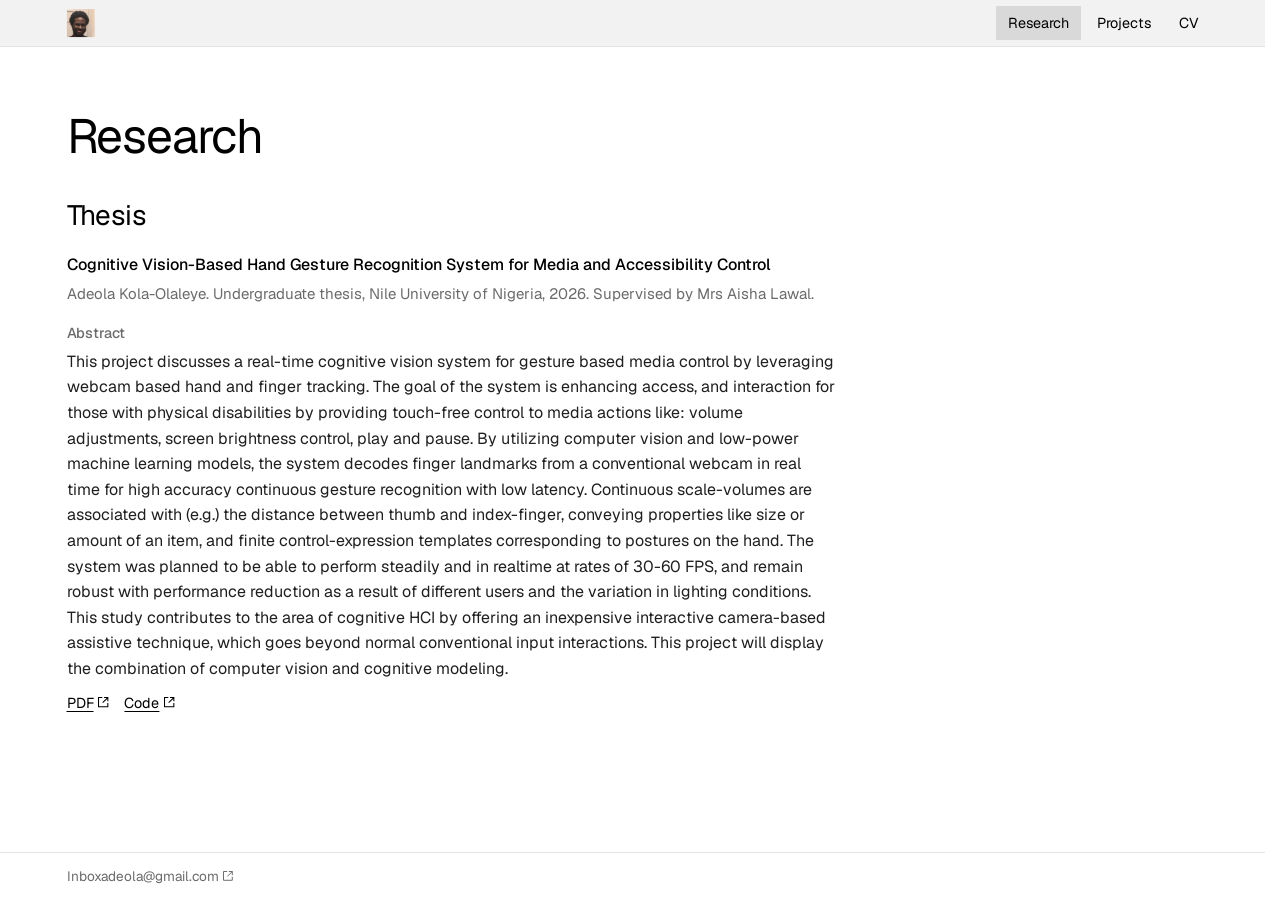
<file: research.html>
<!doctype html>
<html lang="en">
<head>
<meta charset="utf-8">
<meta name="viewport" content="width=device-width, initial-scale=1, viewport-fit=cover">
<meta http-equiv="Content-Security-Policy" content="default-src 'self'; script-src 'self' 'sha256-vJPzlCO0yfbcKGWFWISguVv5WweCihIWynJAWKEXbz4=' 'sha256-pq9lOavSLkCYozyyoGOjGdb/zK/P2C2nAmXX/2Ffj3w='; style-src 'self'; img-src 'self' data:; font-src 'self'; object-src 'none'; base-uri 'self'; form-action 'none'; upgrade-insecure-requests">
<meta name="referrer" content="strict-origin-when-cross-origin">
<title>Research | Adeola Kola-Olaleye</title>
<link rel="canonical" href="https://adeolakod.com/research">
<meta property="og:type" content="website">
<meta property="og:site_name" content="Adeola Kola-Olaleye">
<meta property="og:title" content="Research | Adeola Kola-Olaleye">
<meta property="og:url" content="https://adeolakod.com/research">
<!-- Share image for WhatsApp, LinkedIn etc. WhatsApp ignores anything under 300px wide. -->
<meta property="og:image" content="https://adeolakod.com/assets/img/adeola-share.jpg">
<meta property="og:image:type" content="image/jpeg">
<meta property="og:image:width" content="400">
<meta property="og:image:height" content="400">
<meta property="og:image:alt" content="Photo of Adeola Kola-Olaleye">
<meta name="twitter:card" content="summary">
<meta name="theme-color" content="#F2F2F2">
<link rel="icon" href="/assets/img/adeola.jpg" type="image/jpeg">
<link rel="apple-touch-icon" href="/assets/img/adeola.jpg">
<link rel="preload" href="/assets/fonts/Geist-Variable.woff2" as="font" type="font/woff2" crossorigin>
<link rel="stylesheet" href="/assets/css/site.css?v=20261006c">
<!-- Keep these above the inline script. Below it they weren't requested until site.css had finished
     downloading, because the CSP meta tag switches off the browser's look-ahead preloader. -->
<script src="/assets/js/site.js?v=20261006c" defer fetchpriority="high"></script>
<!-- Runs before first paint. If you change it, update the sha256 in the CSP above or the browser will block it. -->
<script>
  (function () {
    var root = document.documentElement;
    var path = location.pathname;
    if (/\.html$/.test(path)) {
      history.replaceState(null, '', path.replace(/(index)?\.html$/, '') + location.search + location.hash);
    }
    if (!matchMedia('(prefers-reduced-motion: reduce)').matches) {
      root.classList.add('js', 'wait');
      // The top bar only animates on the first page of a visit, not on every click
      try {
        if (!sessionStorage.getItem('bar-shown')) {
          root.classList.add('bar-in');
          sessionStorage.setItem('bar-shown', '1');
        }
      } catch (e) {}
      // Failsafe: if site.js never loads, show the page anyway.
      // A page Chrome has built ahead of time (see site.js) waits until it's actually opened.
      var failsafe = function () { setTimeout(function () { root.classList.remove('wait'); }, 3000); };
      if (document.prerendering) document.addEventListener('prerenderingchange', failsafe, { once: true });
      else failsafe();
    }
  })();
</script>
</head>
<body>
<header class="bar">
  <div class="wrap bar-inner">
    <a class="navlink brand" href="/" aria-label="Adeola Kola-Olaleye, home"><img src="/assets/img/adeola.jpg" width="28" height="28" alt=""></a>
    <nav class="menu" aria-label="Main"><a class="navlink" href="/research" aria-current="page">Research</a><a class="navlink" href="/projects">Projects</a><a class="navlink" href="/cv">CV</a></nav>
  </div>
</header>

<main class="wrap">

<section class="page-head">
  <h1>Research</h1>
</section>

<!-- TODO: add a Publications section above the thesis once I have one. -->
<section aria-labelledby="thesis-h">
  <h2 id="thesis-h">Thesis</h2>
  <ol class="list">
    <li>
      <p class="entry-title">Cognitive Vision-Based Hand Gesture Recognition System for Media and Accessibility Control</p>
      <p class="entry-meta">Adeola Kola-Olaleye. Undergraduate thesis, Nile University of Nigeria, 2026. Supervised by Mrs Aisha Lawal.</p>
      <h3 class="entry-sub">Abstract</h3>
      <p class="entry-desc">This project discusses a real-time cognitive vision system for gesture based media control by leveraging webcam based hand and finger tracking. The goal of the system is enhancing access, and interaction for those with physical disabilities by providing touch-free control to media actions like: volume adjustments, screen brightness control, play and pause. By utilizing computer vision and low-power machine learning models, the system decodes finger landmarks from a conventional webcam in real time for high accuracy continuous gesture recognition with low latency. Continuous scale-volumes are associated with (e.g.) the distance between thumb and index-finger, conveying properties like size or amount of an item, and finite control-expression templates corresponding to postures on the hand. The system was planned to be able to perform steadily and in realtime at rates of 30-60 FPS, and remain robust with performance reduction as a result of different users and the variation in lighting conditions. This study contributes to the area of cognitive HCI by offering an inexpensive interactive camera-based assistive technique, which goes beyond normal conventional input interactions. This project will display the combination of computer vision and cognitive modeling.</p>
      <p class="entry-links"><a href="/docs/Adeola_Kola-Olaleye_Thesis.pdf" target="_blank" rel="noopener"><span class="lbl">PDF<svg class="ext" viewBox="0 0 12 12" aria-hidden="true"><path d="M5 0.6H0.6V11.4H11.4V7" fill="none" stroke="currentColor" stroke-width="1.2"/><path class="ea" d="M7 0.6H11.4V5M11.4 0.6 5.4 6.6" fill="none" stroke="currentColor" stroke-width="1.2"/></svg></span><span class="visually-hidden"> (opens in a new tab)</span></a><a href="https://github.com/AdeolaKOD/Cognitive-Vision-Gesture-Control" target="_blank" rel="noopener noreferrer"><span class="lbl">Code<svg class="ext" viewBox="0 0 12 12" aria-hidden="true"><path d="M5 0.6H0.6V11.4H11.4V7" fill="none" stroke="currentColor" stroke-width="1.2"/><path class="ea" d="M7 0.6H11.4V5M11.4 0.6 5.4 6.6" fill="none" stroke="currentColor" stroke-width="1.2"/></svg></span><span class="visually-hidden"> (opens in a new tab)</span></a></p>
    </li>
  </ol>
</section>

</main>

<footer>
  <div class="wrap foot">
    <nav aria-label="Contact">
      <a href="mailto:inboxadeola@gmail.com" target="_blank" rel="noopener noreferrer"><span class="lbl">Inboxadeola@gmail.com<svg class="ext" viewBox="0 0 12 12" aria-hidden="true"><path d="M5 0.6H0.6V11.4H11.4V7" fill="none" stroke="currentColor" stroke-width="1.2"/><path class="ea" d="M7 0.6H11.4V5M11.4 0.6 5.4 6.6" fill="none" stroke="currentColor" stroke-width="1.2"/></svg></span><span class="visually-hidden"> (opens in a new tab)</span></a>
    </nav>
  </div>
</footer>
</body>
</html>
</file>
<file: assets/css/site.css>
/*
  adeolakod.com
  One stylesheet for every page. Light theme only for now.
  TODO: dark mode. All the colours come from the variables below, so it should only need a second :root block.
*/

@font-face {
  font-family: "Geist";
  /* Subset to Latin (plus Hungarian accents) to keep the file small. The full font is ~70 KB, this is ~19 KB:
     nothing on the site is lighter than 400, so the thin end of the weight axis is gone, and so are the
     stylistic sets I don't use.
     TODO: re-subset from the original if I ever want a light weight (under 400). */
  src: url("../fonts/Geist-Variable.woff2") format("woff2");
  font-weight: 400 900;
  font-style: normal;
  font-display: swap;
}

:root {
  --page: #FFFFFF;
  --bar: #F2F2F2;
  --panel: #F6F6F6;
  --line: #E3E3E3;
  --hover: #D9D9D9;
  --hair: 0.5px;   /* hairline borders: one device pixel on high-density screens */
  --ink: #000000;
  --text: #1F1F1F;
  --muted: #6B6B6B;
  --faint: #9A9A9A;
  --font: "Geist", ui-sans-serif, system-ui, -apple-system, "Segoe UI", Roboto, sans-serif;
  --ease: cubic-bezier(.2, .7, .2, 1);
  color-scheme: light;
}

* { box-sizing: border-box; }
html, body { margin: 0; }
/* Footer sits at the bottom of the window even when a page is short */
body { min-height: 100vh; min-height: 100dvh; display: flex; flex-direction: column; }
body > main { flex: 1 0 auto; width: 100%; }
/* Always keep room for the scrollbar, so short pages (Research) don't sit a few pixels to the right of long ones. */
html { scrollbar-gutter: stable; }
@supports not (scrollbar-gutter: stable) { html { overflow-y: scroll; } }
body { background: var(--page); color: var(--text); font-family: var(--font); font-size: 16px; line-height: 1.6; -webkit-font-smoothing: antialiased; }
a { color: inherit; }
img { max-width: 100%; }
p { margin: 0 0 12px; }
:focus-visible { outline: 2px solid var(--ink); outline-offset: 2px; }
.wrap { max-width: 1180px; margin: 0 auto; padding-inline: 24px; }
section { padding-block: 0 72px; }
.visually-hidden { position: absolute; width: 1px; height: 1px; overflow: hidden; clip: rect(0 0 0 0); white-space: nowrap; }


/* ---------- Top bar ---------- */

.bar { background: var(--bar); border-bottom: var(--hair) solid var(--line); position: sticky; top: env(safe-area-inset-top, 0px); z-index: 10; }
.bar-inner { display: flex; align-items: center; justify-content: space-between; gap: 20px; height: 46px; }
.menu { display: flex; align-items: center; gap: 4px; margin-right: -12px; }

.navlink { -webkit-user-select: none; user-select: none; -webkit-tap-highlight-color: transparent; position: relative; isolation: isolate; display: inline-flex; align-items: center; gap: 10px; height: 34px; padding-inline: 12px; text-decoration: none; color: var(--ink); font-weight: 400; font-size: 0.9rem; line-height: 1; white-space: nowrap; }
/* Only the grey box grows on hover. Scaling the link itself made the text go blurry mid-animation. */
.navlink::before { content: ""; position: absolute; inset: 0; z-index: -1; background: var(--hover); opacity: 0; transform: scale(0.96); transition: opacity .18s ease, transform .22s var(--ease); }
.navlink:hover::before { opacity: 1; transform: scale(1.07, 1.1); }
/* The current page stays highlighted: the menu link on inner pages, the name and photo on the home page. */
.navlink[aria-current="page"]::before { opacity: 1; transform: none; }
.navlink[aria-current="page"]:hover::before { transform: scale(1.07, 1.1); }

.brand { margin-left: -4px; padding-inline: 4px; }
.brand img { width: 28px; height: 28px; object-fit: cover; display: block; }


/* ---------- Buttons ---------- */

.actions { display: flex; flex-wrap: wrap; gap: 8px; }
/* Buttons in a row that should all be the width of the widest one */
.actions.equal { display: inline-grid; grid-auto-flow: column; grid-auto-columns: 1fr; }
@media (max-width: 480px) { .actions.equal { grid-auto-flow: row; } }
/* No text selection on buttons: a long press on iOS was highlighting the label instead of just opening the link menu. */
.btn { display: inline-flex; align-items: center; justify-content: center; height: 44px; padding-inline: 20px; font-size: 0.98rem; font-weight: 500; text-decoration: none; white-space: nowrap; -webkit-user-select: none; user-select: none; -webkit-tap-highlight-color: transparent; }
.btn-dark { background: var(--ink); color: #FFFFFF; }
.btn-dark:hover { background: #262626; }
.btn-line { background: var(--page); color: var(--ink); box-shadow: inset 0 0 0 var(--hair) var(--line); }
.btn-line:hover { background: var(--panel); }
/* External-link icon. It sits inline after the label, sized to the capital height, so its
   bottom edge lands exactly on the text baseline. Only the arrow nudges on hover. */
.ext { display: inline-block; width: .72em; height: .72em; margin-left: .32em; vertical-align: baseline; overflow: visible; }
.ext .ea { transition: transform .2s var(--ease); }
a:hover .ext .ea { transform: translate(.8px, -.8px); }
.btn-sm { height: 36px; padding-inline: 14px; font-size: 0.9rem; min-width: 108px; }   /* same width side by side */


/* ---------- Type ---------- */

/* Sizes roughly follow elevenlabs.io: light 48px headline, 16px body. */
h1 { font-weight: 400; font-size: clamp(2.1rem, 4.2vw, 3rem); line-height: 1.08; letter-spacing: -0.025em; color: var(--ink); margin: 0 0 28px; text-wrap: balance; }
h2 { font-weight: 400; font-size: clamp(1.4rem, 2.4vw, 1.75rem); line-height: 1.2; letter-spacing: -0.02em; color: var(--ink); margin: 0 0 14px; text-wrap: balance; }
h3 { font-weight: 500; font-size: 1.05rem; line-height: 1.3; letter-spacing: -0.01em; color: var(--ink); margin: 0 0 8px; }
.label { font-size: 1rem; font-weight: 400; letter-spacing: 0; color: var(--text); margin: 0 0 14px; }


/* ---------- Page headers ---------- */

.hero { padding-block: 120px 48px; display: grid; grid-template-columns: minmax(0, 1fr) minmax(0, 1fr); gap: 48px; align-items: start; }
.hero p { max-width: 36em; margin-bottom: 14px; }
.hero p a { text-decoration: underline; text-underline-offset: 3px; text-decoration-color: currentColor; }

.page-head { padding-block: 64px 36px; display: grid; grid-template-columns: minmax(0, 1fr) minmax(0, 1fr); gap: 40px; align-items: end; }
.page-head h1 { margin: 0; }
.page-head p { margin: 0; max-width: 36em; }
/* CV page: buttons on the same line as the title, against the right edge. They drop under the title only when they no longer fit. */
.page-head.end { display: flex; flex-wrap: wrap; justify-content: space-between; align-items: flex-end; gap: 20px 40px; }

.panel { background: var(--panel); border: var(--hair) solid var(--line); }


/* ---------- Home: areas of interest carousel ---------- */

/*
  Every tile is drawn at full size and the side ones are scaled down with a transform.
  Animating width/height meant resizing the WebGL canvas on every frame, which stuttered.
*/
.carousel { --big: 220px; --shrink: .667; --off: 320px; --row: 226px; --cap: 50px; --pt: 30px; position: relative; overflow: hidden; padding-block: var(--pt) 24px; background: var(--panel); border: var(--hair) solid var(--line); }
.stage { position: relative; height: calc(var(--row) + var(--cap)); }
.slide { position: absolute; top: 0; left: 50%; width: 300px; margin: 0; display: flex; flex-direction: column; align-items: center; text-align: center; transform: translateX(calc(-50% + var(--x, 0px))); transition: transform .6s var(--ease), opacity .4s ease; cursor: pointer; }
.slide.center { cursor: default; }
.slide.jump { transition: none; opacity: 0; }
.tile-area { height: var(--row); display: flex; align-items: center; justify-content: center; }
.frame { flex: none; width: var(--big); height: var(--big); opacity: .8; transform: scale(var(--shrink)); transition: transform .6s var(--ease), opacity .5s ease; will-change: transform; }
.slide.center .frame { opacity: 1; transform: none; }
.frame .orb { display: block; width: 100%; height: 100%; opacity: 0; transition: opacity .6s ease; }
.frame .orb.ready { opacity: 1; }

.slide figcaption { margin-top: 14px; width: 100%; }
.slide .idx { display: block; font-size: 0.8rem; font-variant-numeric: tabular-nums; letter-spacing: .02em; color: #A3A3A3; margin-bottom: 6px; transition: color .4s ease; }
.slide h3 { font-size: 0.95rem; font-weight: 400; color: var(--muted); margin: 0 0 6px; transition: color .4s ease; }
.slide p { font-size: 0.9rem; line-height: 1.5; color: var(--faint); margin: 0 auto; max-width: 34ch; transition: color .4s ease; }
.slide.center .idx, .slide.center p { color: var(--muted); }
.slide.center h3 { color: var(--ink); }

/* Arrows centred on the caption line: padding + tile row + caption gap + half a line - half an arrow */
.arrows { position: absolute; left: 50%; top: calc(var(--pt) + var(--row) + 14px + 0.65em - 16px); font-size: 0.95rem; width: 330px; transform: translateX(-50%); display: flex; justify-content: space-between; pointer-events: none; }
.arrow { pointer-events: auto; width: 32px; height: 32px; display: inline-flex; align-items: center; justify-content: center; background: transparent; border: 0; color: var(--muted); cursor: pointer; transition: color .15s ease, background-color .15s ease; }
.arrow:hover { color: var(--ink); background: #E9E9E9; }
.arrow svg { width: 16px; height: 16px; }


/* ---------- Research ---------- */

.narrow { max-width: 760px; }
.statement { margin: 0; max-width: 70ch; }
.statement + .statement { margin-top: 14px; }
.statement-section { padding-bottom: 48px; }

/* Written as a list so new theses or papers are just another <li>. */
.list { list-style: none; margin: 0; padding: 0; }
.list > li { padding-block: 6px 0; }
.list > li + li { margin-top: 32px; }
.entry-title { font-weight: 500; color: var(--ink); margin: 0 0 4px; }
.entry-title a { text-decoration: none; }
.entry-title a:hover { text-decoration: underline; text-underline-offset: 3px; }
.entry-meta { color: var(--muted); font-size: 0.94rem; margin: 0 0 8px; }
.entry-desc { margin: 0 0 10px; max-width: 70ch; }
.entry-sub { font-size: 0.9rem; font-weight: 500; color: var(--muted); margin: 18px 0 6px; }
.entry-links { display: flex; gap: 16px; font-size: 0.9rem; margin: 0; }
/* Underlined text with the corner icon sitting on the text baseline */
.entry-links a { color: var(--ink); white-space: nowrap; text-underline-offset: 3px; text-decoration-color: currentColor; }

.objectives { margin: 14px 0 16px; max-width: 70ch; }
.objectives > div { display: grid; grid-template-columns: 112px minmax(0, 1fr); gap: 16px; padding-block: 12px; border-top: var(--hair) solid var(--line); }
.objectives dt { color: var(--muted); font-size: 0.9rem; padding-top: 1px; }
.objectives dd { margin: 0; }


/* ---------- Projects ---------- */

.projects { display: grid; grid-template-columns: repeat(2, minmax(0, 1fr)); }
.project { padding: 32px; display: flex; flex-direction: column; min-width: 0; border-bottom: var(--hair) solid var(--line); }
.project:nth-child(odd) { border-right: var(--hair) solid var(--line); }
.project:nth-last-child(-n+2) { border-bottom: 0; }
/* Project titles are h2s for the outline, but sized like h3s */
.project h2 { font-weight: 500; font-size: 1.05rem; line-height: 1.3; letter-spacing: -0.01em; margin: 0 0 8px; }
.project p { color: var(--muted); }
.project .actions { margin-top: auto; padding-top: 8px; }
.project .stack-line { font-size: 0.88rem; margin-bottom: 14px; }

/* Isometric line drawings, inspired by the figures on linear.app */
.fig { height: 210px; margin: -8px -8px 22px; display: flex; align-items: center; justify-content: center; }
.iso { display: block; height: 170px; width: auto; max-width: 100%; overflow: visible; }
.iso path { vector-effect: non-scaling-stroke; stroke-width: 1; stroke-linejoin: round; stroke-linecap: round; }
.iso .s { fill: #F1F1F1; stroke: #A9A9A9; }        /* sides */
.iso .t { fill: #FFFFFF; stroke: #A9A9A9; }        /* top faces */
.iso .m { fill: none; stroke: #9B9B9B; }           /* marks drawn on a surface */
.iso .m.dot { fill: #9B9B9B; }
.iso .g { fill: none; stroke: #BDBDBD; stroke-dasharray: 1.5 3.5; }  /* dotted guides */
.iso .gl { fill: none; stroke: #E2E2E2; }          /* grid lines */
.iso .v { fill: #F3F3F3; stroke: none; }           /* visited cells */
.iso .route { fill: none; stroke: #6E6E6E; stroke-width: 1.4; stroke-dasharray: 600; stroke-dashoffset: 0; }
/* Each drawing plays a wave: each part marked "bob" rises and settles back, then the next one goes,
   so the motion travels through the drawing.
   kN is a part's place in the wave, w-* sets the gap between parts, tN how far each part rises. */
.iso .bob { --k: 0; --step: .2s; --ty: -8px; }
.iso .k1 { --k: 1; } .iso .k2 { --k: 2; } .iso .k3 { --k: 3; } .iso .k4 { --k: 4; }
.iso .k5 { --k: 5; } .iso .k6 { --k: 6; } .iso .k7 { --k: 7; } .iso .k8 { --k: 8; } .iso .k9 { --k: 9; }
.iso .w-layers { --step: .22s; }   /* thesis: bottom layer to top, like data moving up the pipeline */
.iso .w-nodes { --step: .3s; }     /* ROS: round the ring of nodes */
.iso .w-notes { --step: .11s; }    /* Not3s: back card to front */
.iso .t7 { --ty: -7px; } .iso .t12 { --ty: -12px; } .iso .t14 { --ty: -14px; }


/* ---------- CV ---------- */

.cv { display: grid; grid-template-columns: 200px minmax(0, 1fr); }
.cv > h2 { font-size: 1.15rem; font-weight: 500; letter-spacing: -0.01em; padding: 28px 24px; margin: 0; border-top: var(--hair) solid var(--line); }
.cv > div { padding: 28px 24px 28px 0; border-top: var(--hair) solid var(--line); min-width: 0; }
.cv > h2:first-of-type, .cv > h2:first-of-type + div { border-top: 0; }
.cv p:last-child { margin-bottom: 0; }
.cv strong { font-weight: 500; color: var(--ink); }
.item + .item { margin-top: 18px; }
.item-head { display: flex; justify-content: space-between; gap: 16px; flex-wrap: wrap; }
.item-title { font-weight: 500; color: var(--ink); margin: 0; }
.item-when { color: var(--muted); font-variant-numeric: tabular-nums; margin: 0; white-space: nowrap; }
.item-sub { color: var(--muted); margin: 0 0 6px; }
.item ul { margin: 6px 0 0; padding-left: 18px; }
.item li { margin-bottom: 4px; }


/* ---------- Footer ---------- */

footer { border-top: var(--hair) solid var(--line); }
.foot { display: flex; justify-content: space-between; flex-wrap: wrap; gap: 8px 24px; padding-block: 14px; font-size: 0.85rem; line-height: 1.4; color: var(--muted); }
.foot nav { display: flex; flex-direction: column; align-items: flex-start; gap: 6px; }
.foot a { display: inline-flex; align-items: center; gap: 3px; color: var(--muted); text-decoration: none; transition: color .15s ease; }
.foot a:hover { color: var(--ink); }


/* ---------- Smaller screens ---------- */

@media (max-width: 860px) {
  .hero, .page-head { grid-template-columns: 1fr; gap: 20px; }
  .hero { padding-block: 76px 36px; }
  .page-head { padding-block: 44px 28px; }
  .projects { grid-template-columns: 1fr; }
  .project:nth-child(odd) { border-right: 0; }
  .project:nth-last-child(2) { border-bottom: var(--hair) solid var(--line); }
  .cv { grid-template-columns: 1fr; }
  .cv > h2 { padding: 24px 12px 0; border-top: var(--hair) solid var(--line); }
  .cv > div { border-top: 0; padding: 10px 12px 24px; }
}

@media (max-width: 640px) {
  .carousel { --big: 170px; --shrink: .61; --off: 195px; --row: 176px; --cap: 48px; --pt: 22px; }
  .slide { width: 220px; }
  .slide:not(.center) figcaption { opacity: 0; }
  .arrows { width: 300px; }
}

@media (max-width: 560px) {
  .objectives > div { grid-template-columns: 1fr; gap: 2px; }
}

@media (max-width: 520px) {
  .wrap { padding-inline: 16px; }
  .menu { gap: 0; margin-right: -8px; }
  .navlink { padding-inline: 9px; font-size: 0.94rem; }
  .project { padding: 24px 20px; }
}


/* ---------- Reveal animations ---------- */

/*
  The little script in each page's <head> adds "js wait" to <html> before anything paints,
  so content never flashes up and then disappears. site.js removes "wait" once the font is ready,
  and the head script removes it after 3s anyway in case site.js fails to load.
*/
.js.wait main { opacity: 0; }

/* Top bar: on the first page of a visit the grey fades in from white and the links blur in.
   "bar-in" is set by the head script, so later pages show the bar straight away. */
.bar-in .bar { animation: barIn .65s var(--ease) both; }
@keyframes barIn { from { background-color: var(--page); border-bottom-color: transparent; } }
.bar-in .bar .navlink { opacity: 0; filter: blur(3px); animation: wordIn .6s var(--ease) forwards; animation-delay: 60ms; }
.bar-in .menu .navlink:nth-child(1) { animation-delay: 100ms; }
.bar-in .menu .navlink:nth-child(2) { animation-delay: 145ms; }
.bar-in .menu .navlink:nth-child(3) { animation-delay: 190ms; }
.bar-in.wait .bar, .bar-in.wait .bar .navlink { animation-play-state: paused; }

/* Headline words fade in one by one (only opacity and a light blur, so nothing shifts). Kept quick and subtle. */
.js h1 .w { display: inline-block; opacity: 0; filter: blur(4px); animation: wordIn .75s var(--ease) forwards; animation-delay: calc(var(--i) * 45ms + 50ms); will-change: opacity, filter; backface-visibility: hidden; }
.js.wait h1 .w { animation-play-state: paused; }
@keyframes wordIn { to { opacity: 1; filter: blur(0); } }

/* Everything else fades up as it scrolls into view. */
.js .blur-in { opacity: 0; filter: blur(3px); transform: translateY(6px); transition: opacity .7s var(--ease), filter .7s var(--ease), transform .7s var(--ease); transition-delay: var(--d, 0ms); }
.js .blur-in.is-in { opacity: 1; filter: blur(0); transform: none; }
.js .blur-in.no-tr { transition: none; }
.js .blur-in.quick { transition-duration: .45s; transition-delay: 0ms; }

@media (prefers-reduced-motion: no-preference) {
  /* The project drawings stay still until you hover a project card (or tab into it).
     Wave: in each 1.8s cycle a part spends the first third rising and settling, then waits for the rest. */
  .project:is(:hover, :focus-within) .iso .bob { animation: wave 1.8s ease-in-out calc(var(--k) * var(--step)) infinite both; }
  @keyframes wave { 0%, 34%, 100% { transform: none; } 17% { transform: translateY(var(--ty)); } }
  /* the dotted links between ROS nodes "carry messages" */
  .project:is(:hover, :focus-within) .iso .flow path { animation: march .8s linear infinite; }
  @keyframes march { to { stroke-dashoffset: -10; } }
  /* the pathfinding route draws itself, holds, then draws again */
  .project:is(:hover, :focus-within) .iso .route { animation: trace 3.2s cubic-bezier(.4, 0, .2, 1) infinite; }
  @keyframes trace { 0% { stroke-dashoffset: 600; } 55%, 100% { stroke-dashoffset: 0; } }
  /* site.js also pauses drawings that are off screen */
  .fig.paused .bob, .fig.paused .flow path, .fig.paused .route { animation-play-state: paused; }
}

@media (prefers-reduced-motion: reduce) {
  .navlink::before, .navlink:hover::before { transition: none; transform: none; }
  .slide, .frame, .slide h3, .slide p, .slide .idx { transition: none; }
}
</file>
